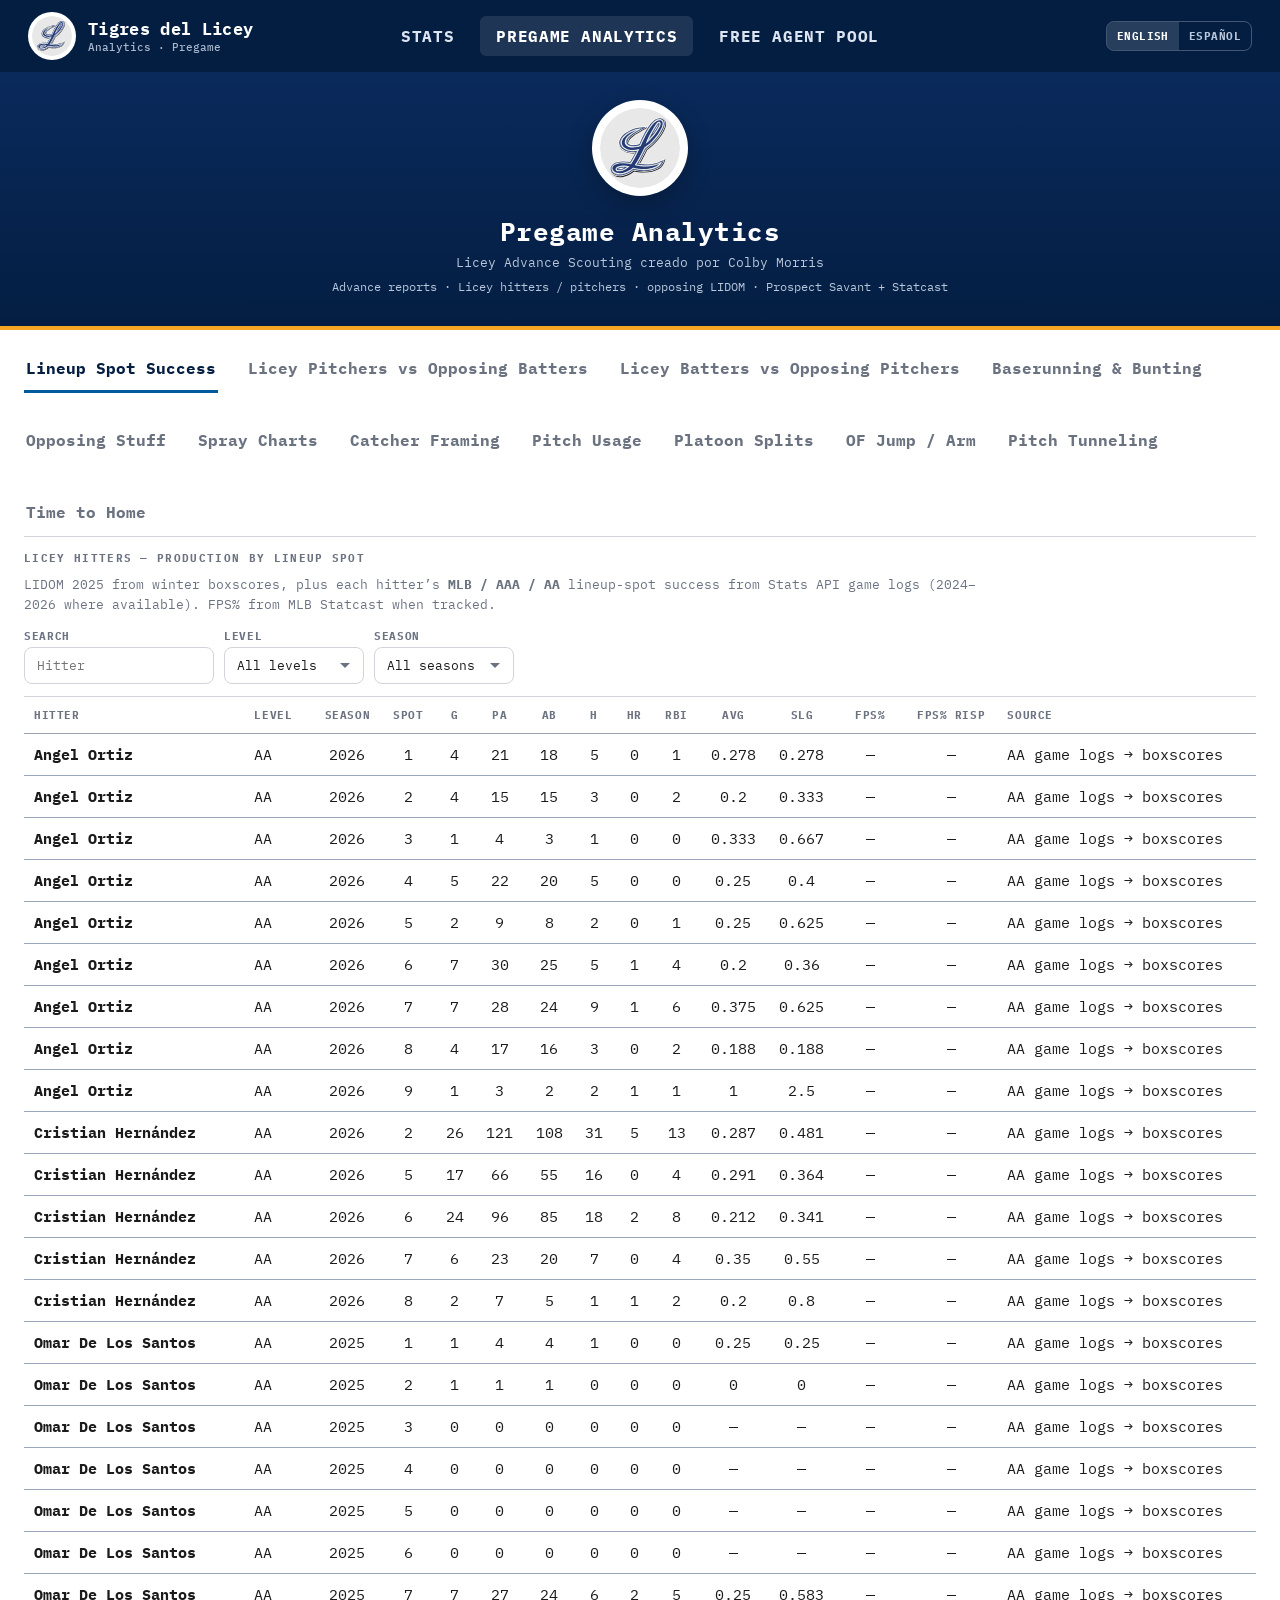
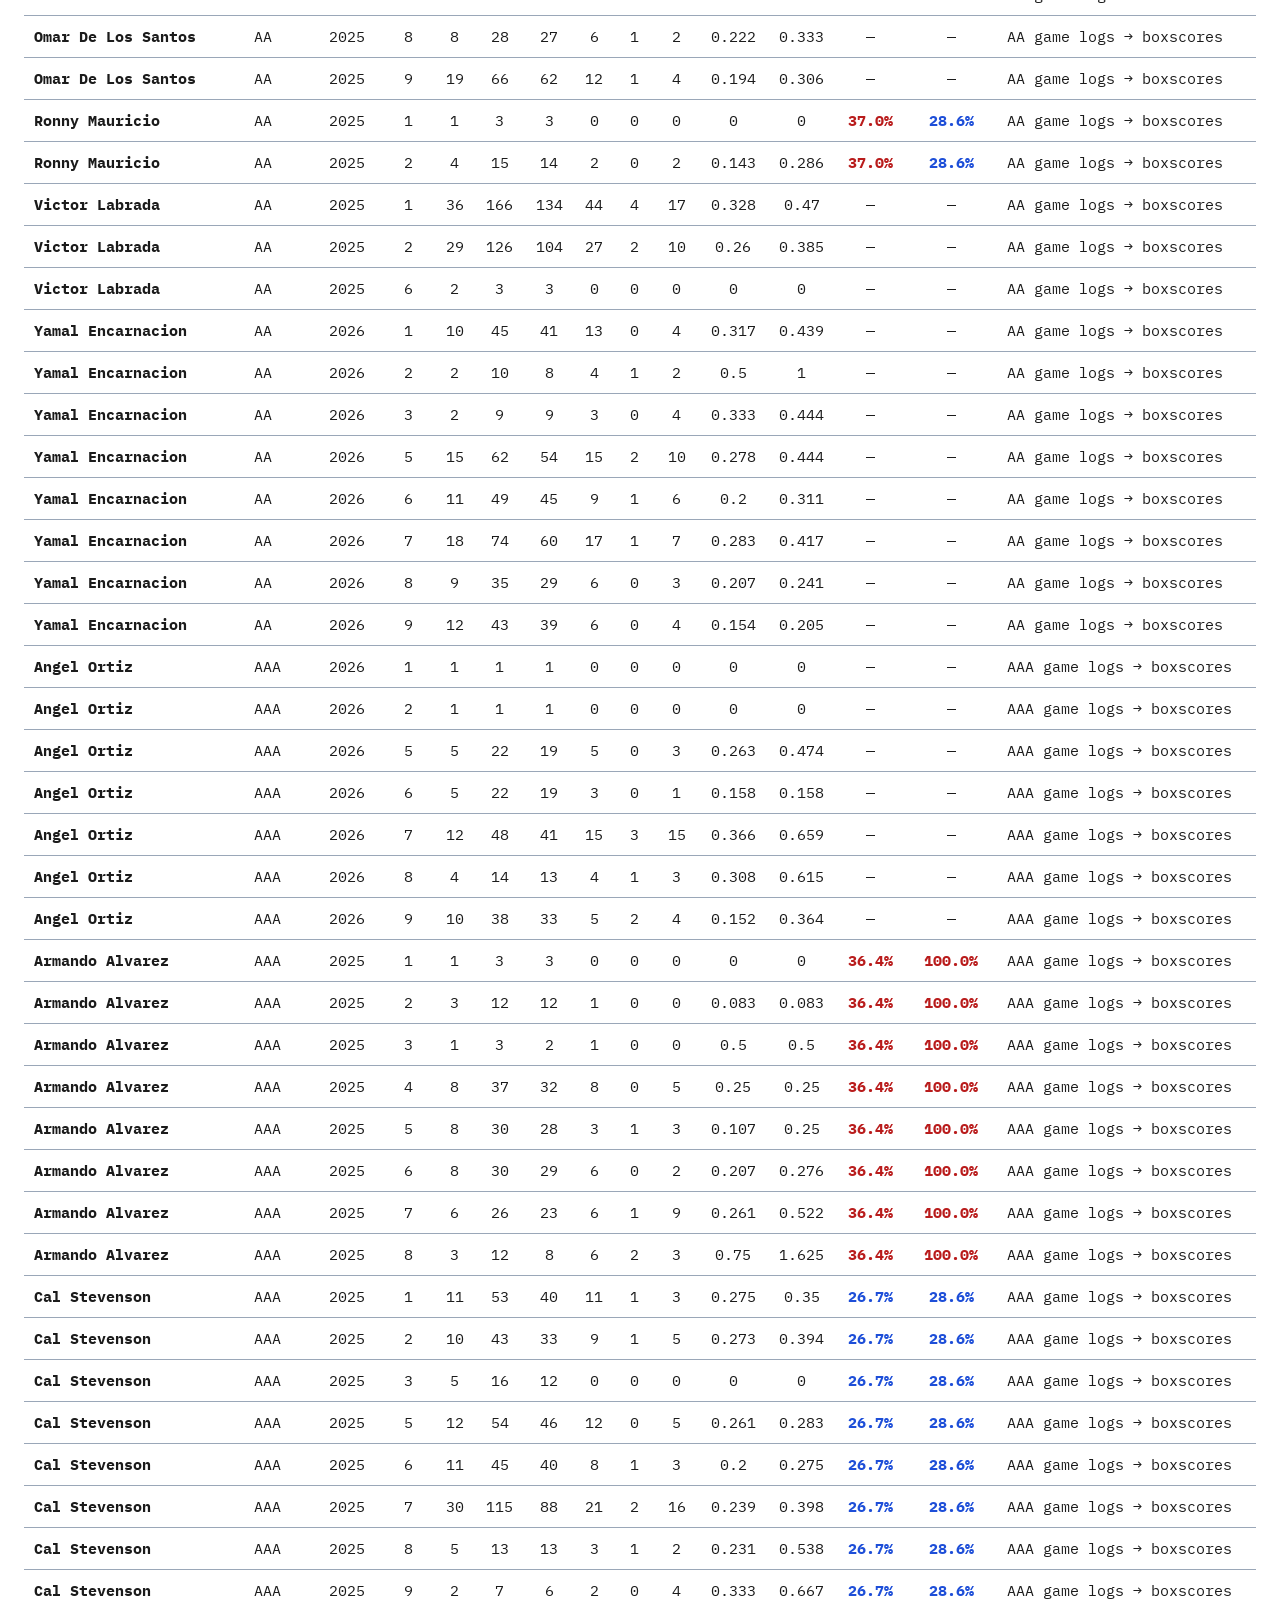
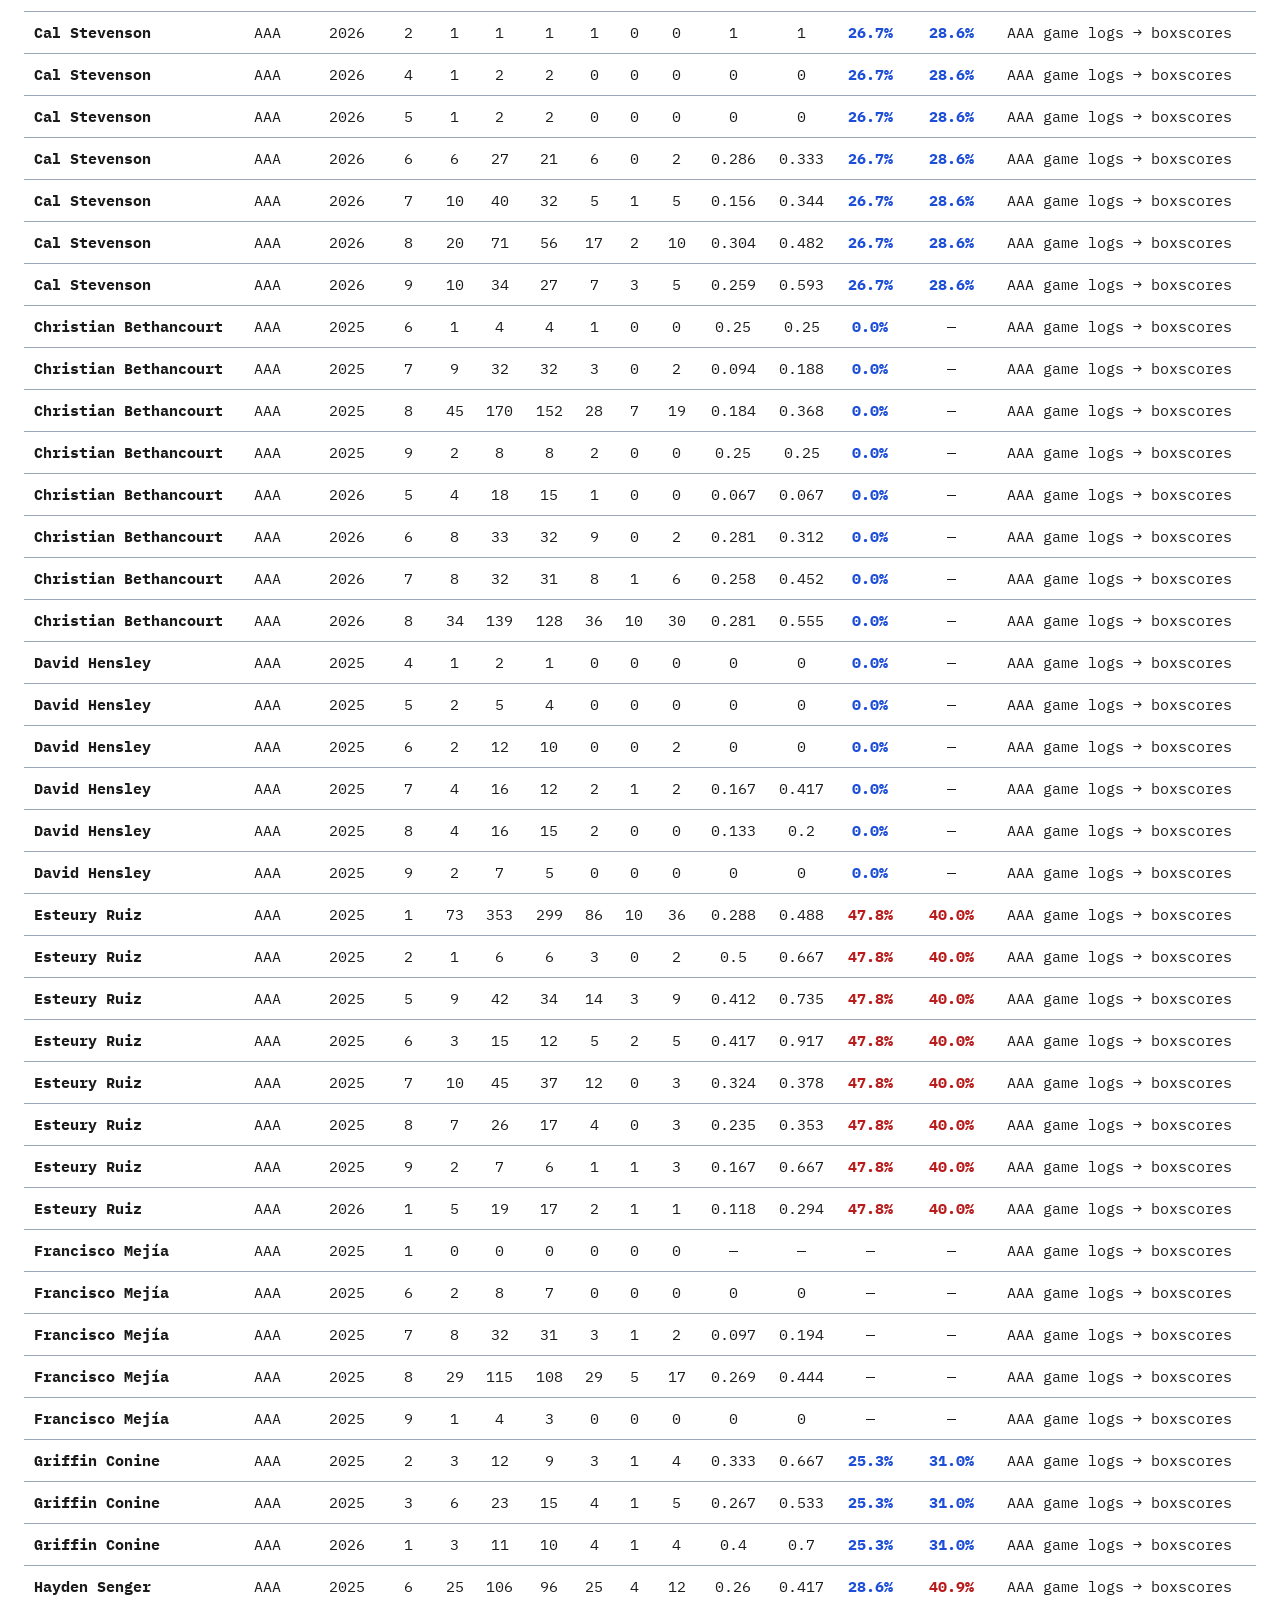
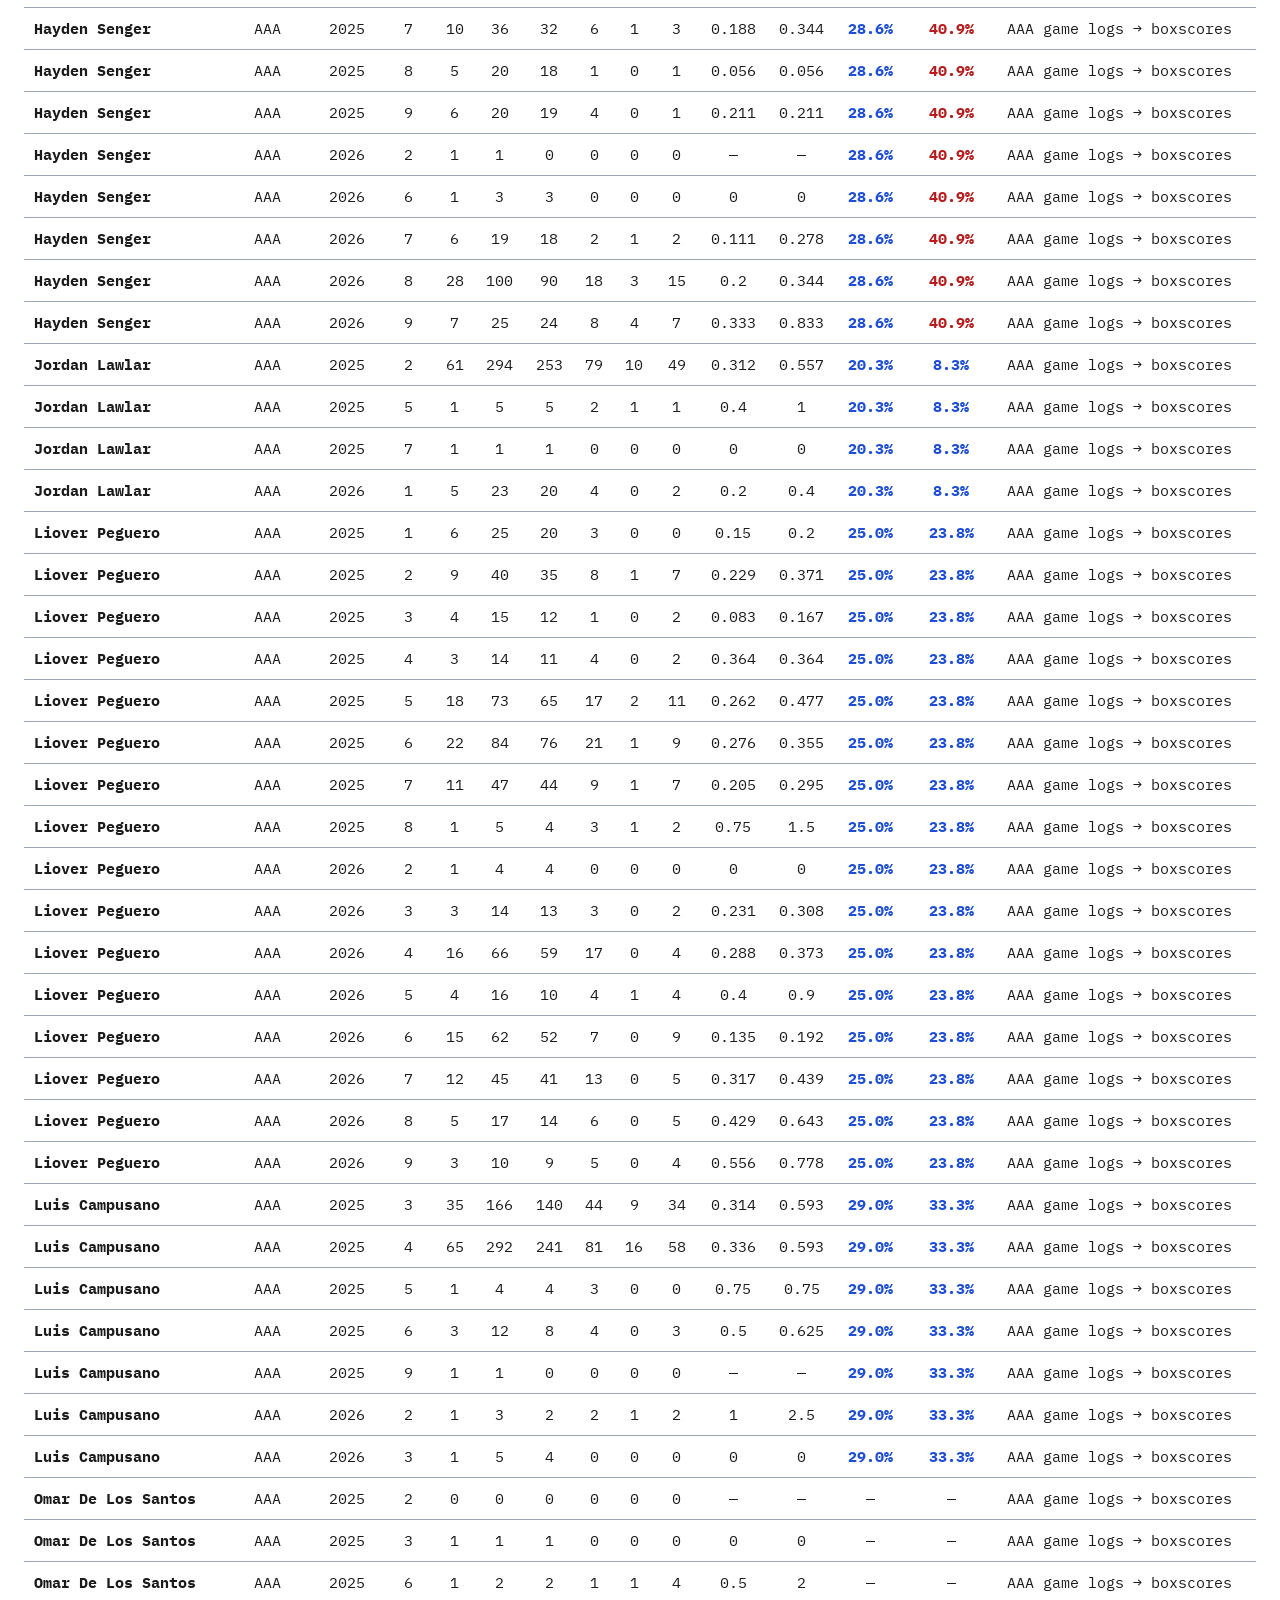
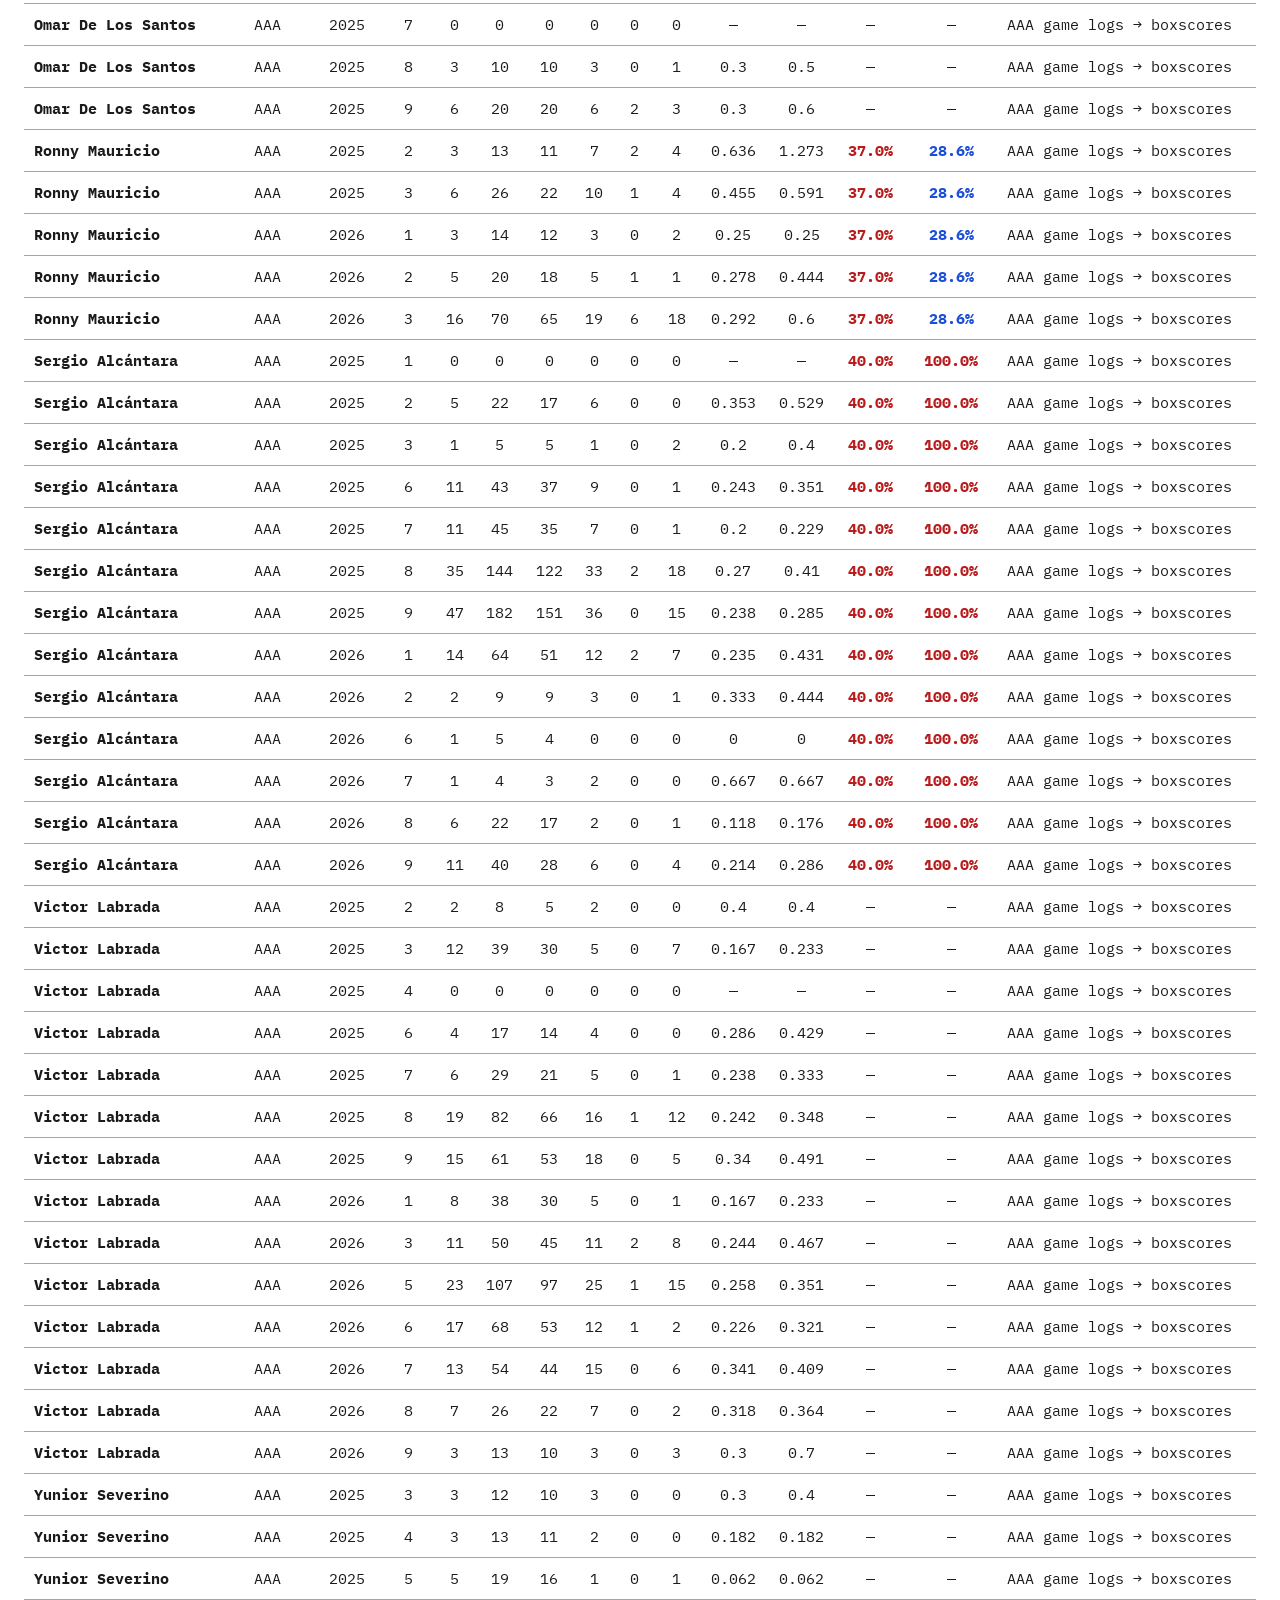
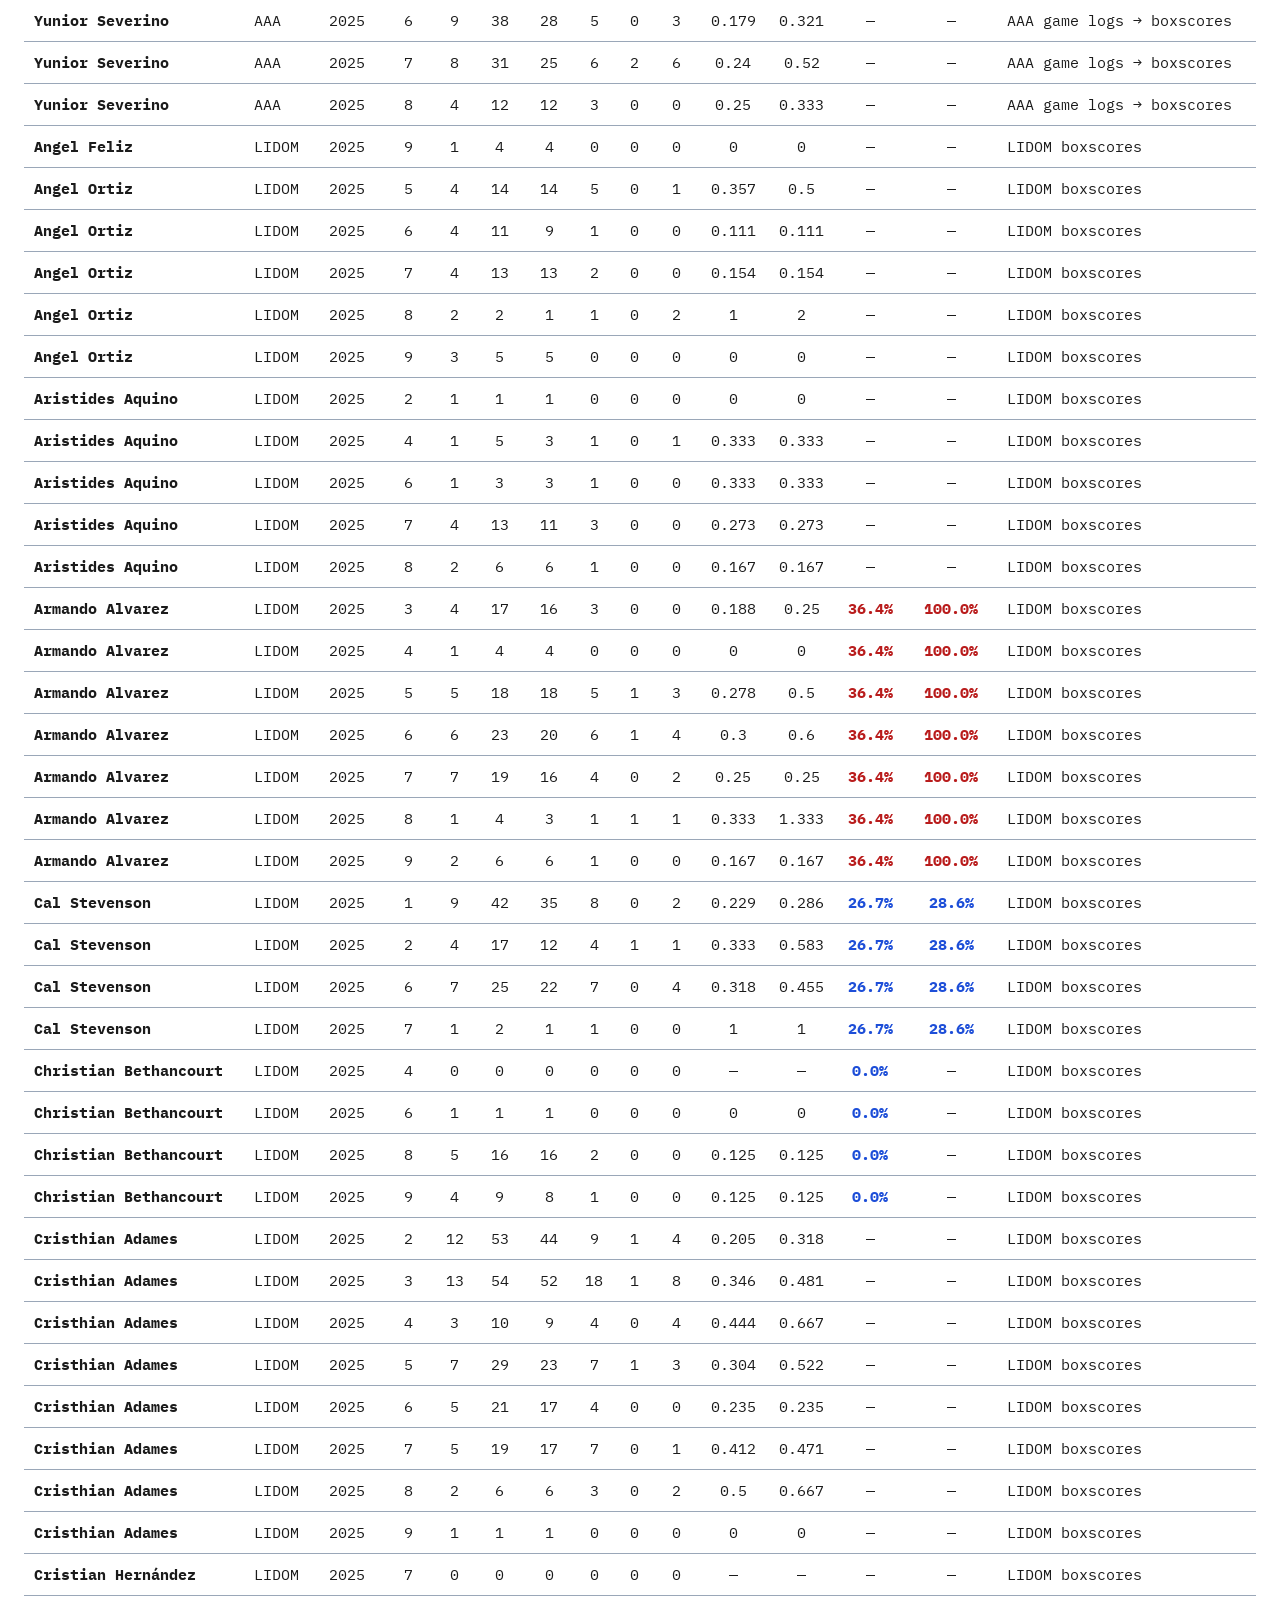
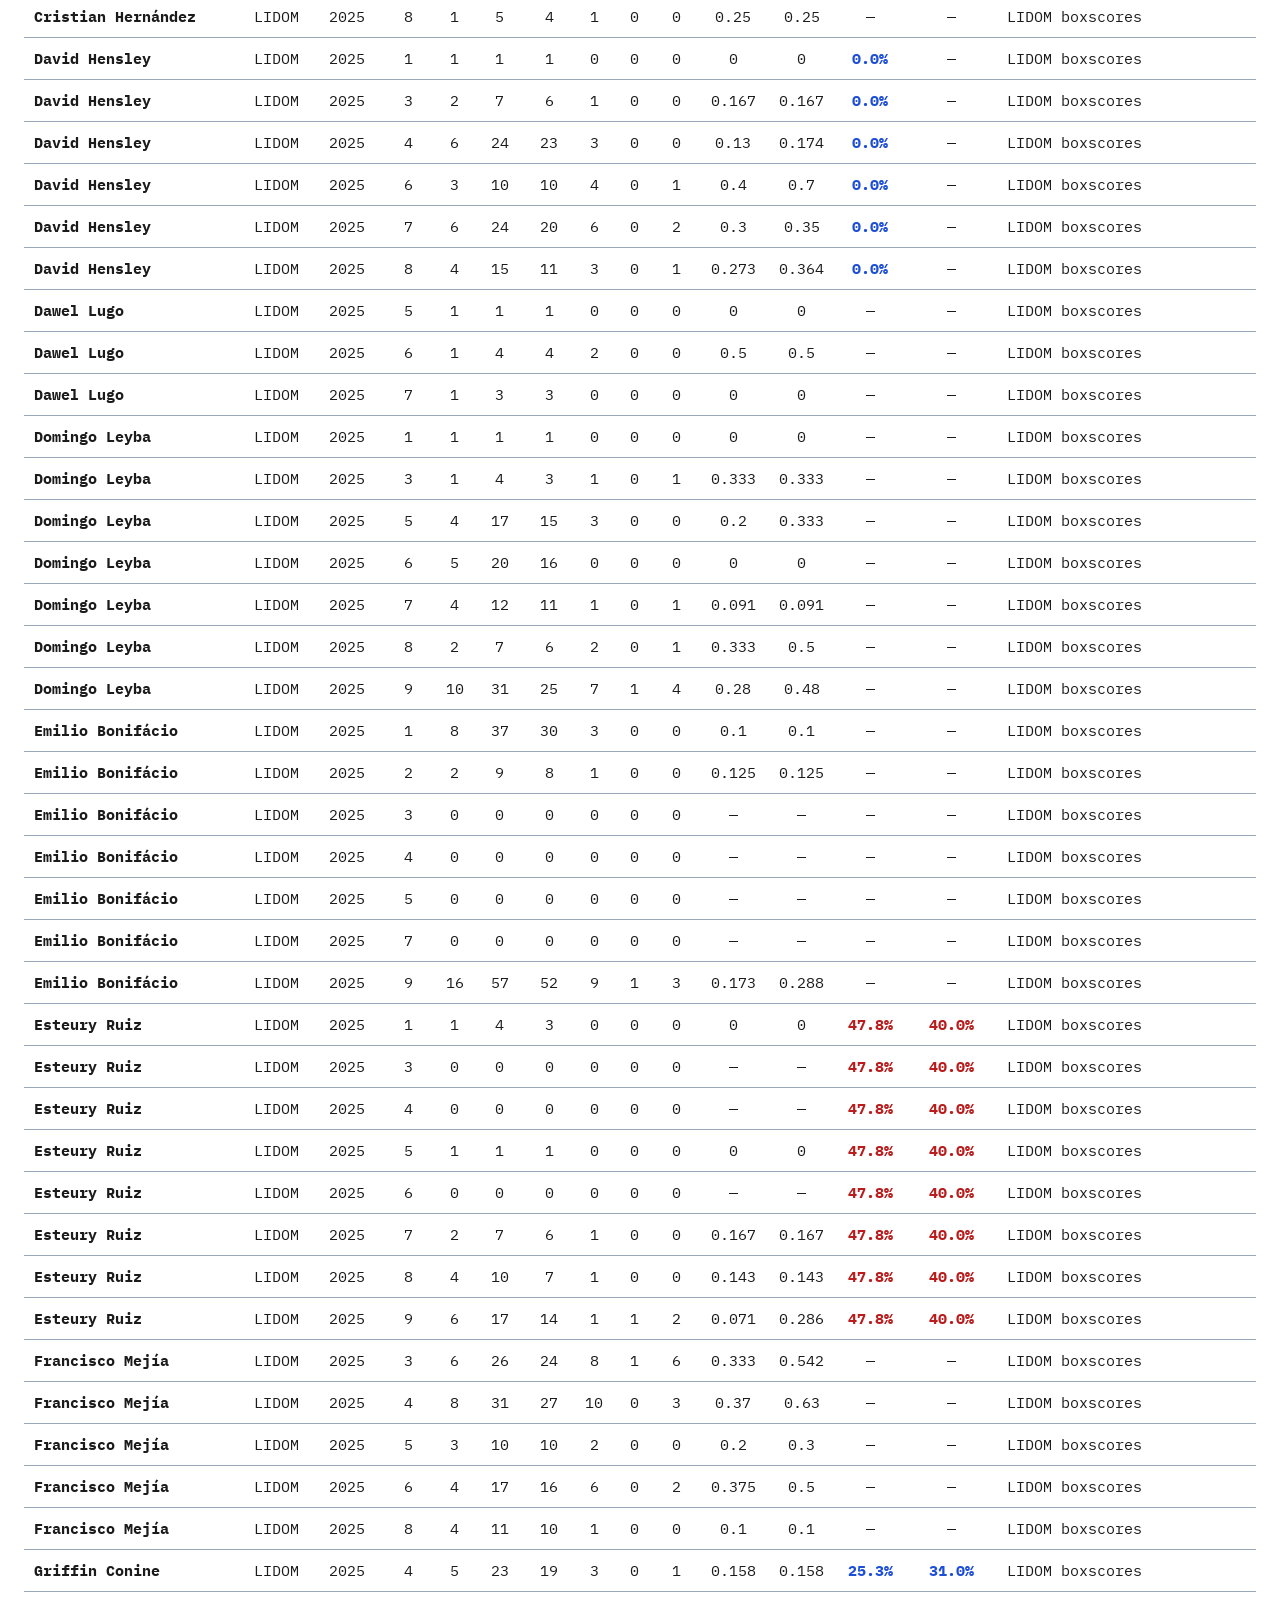
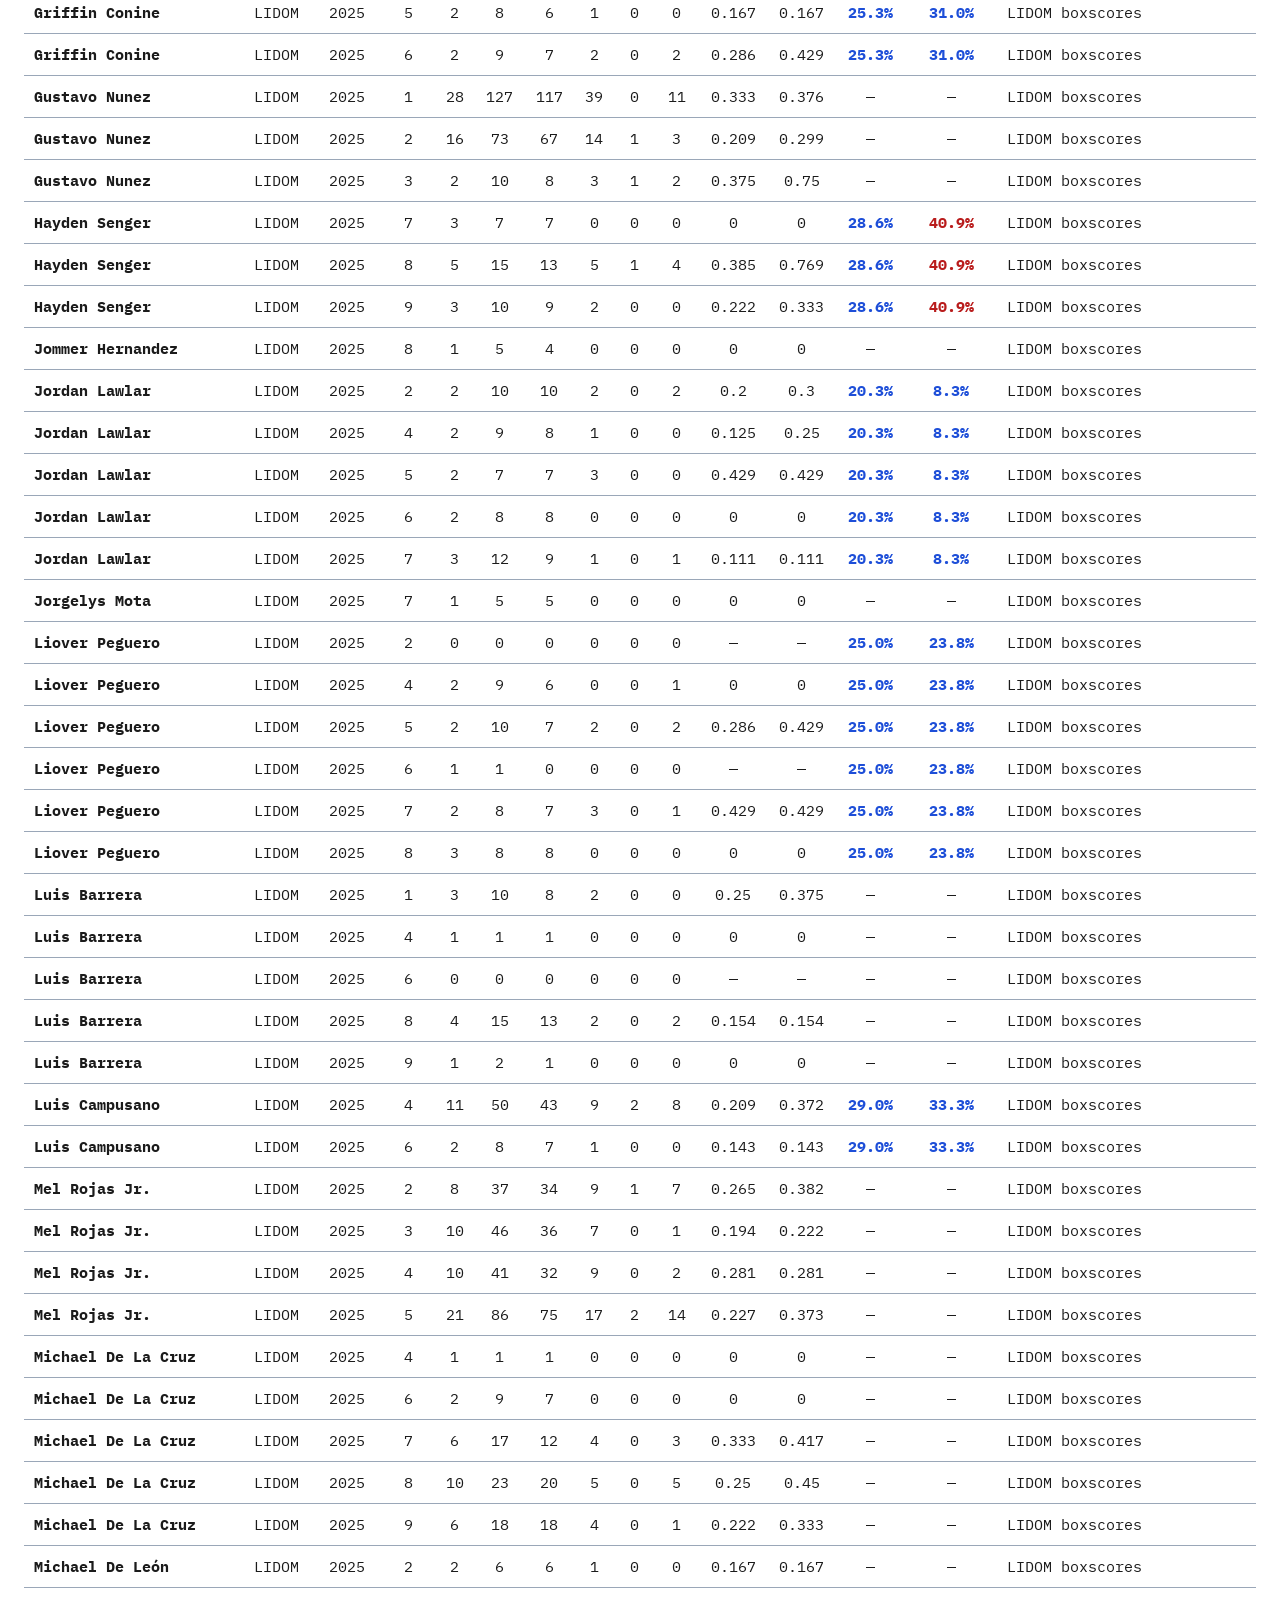
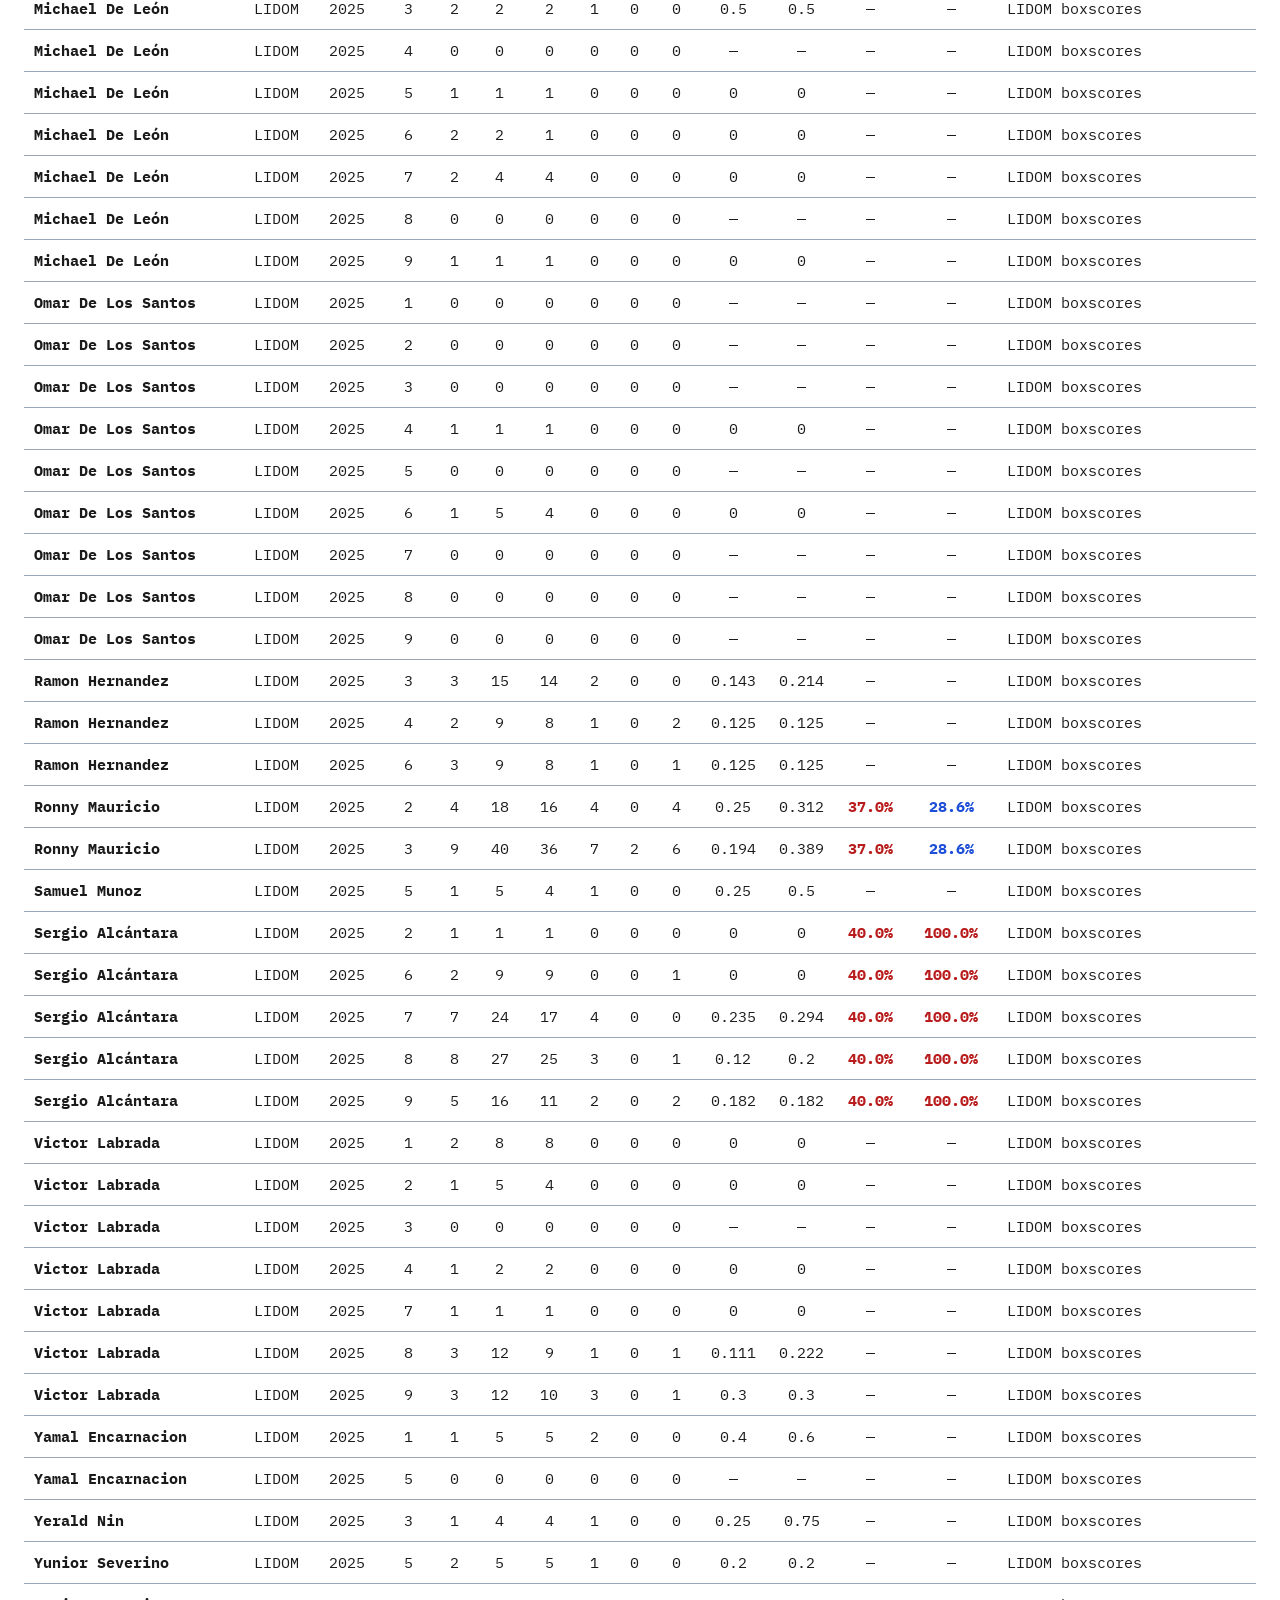
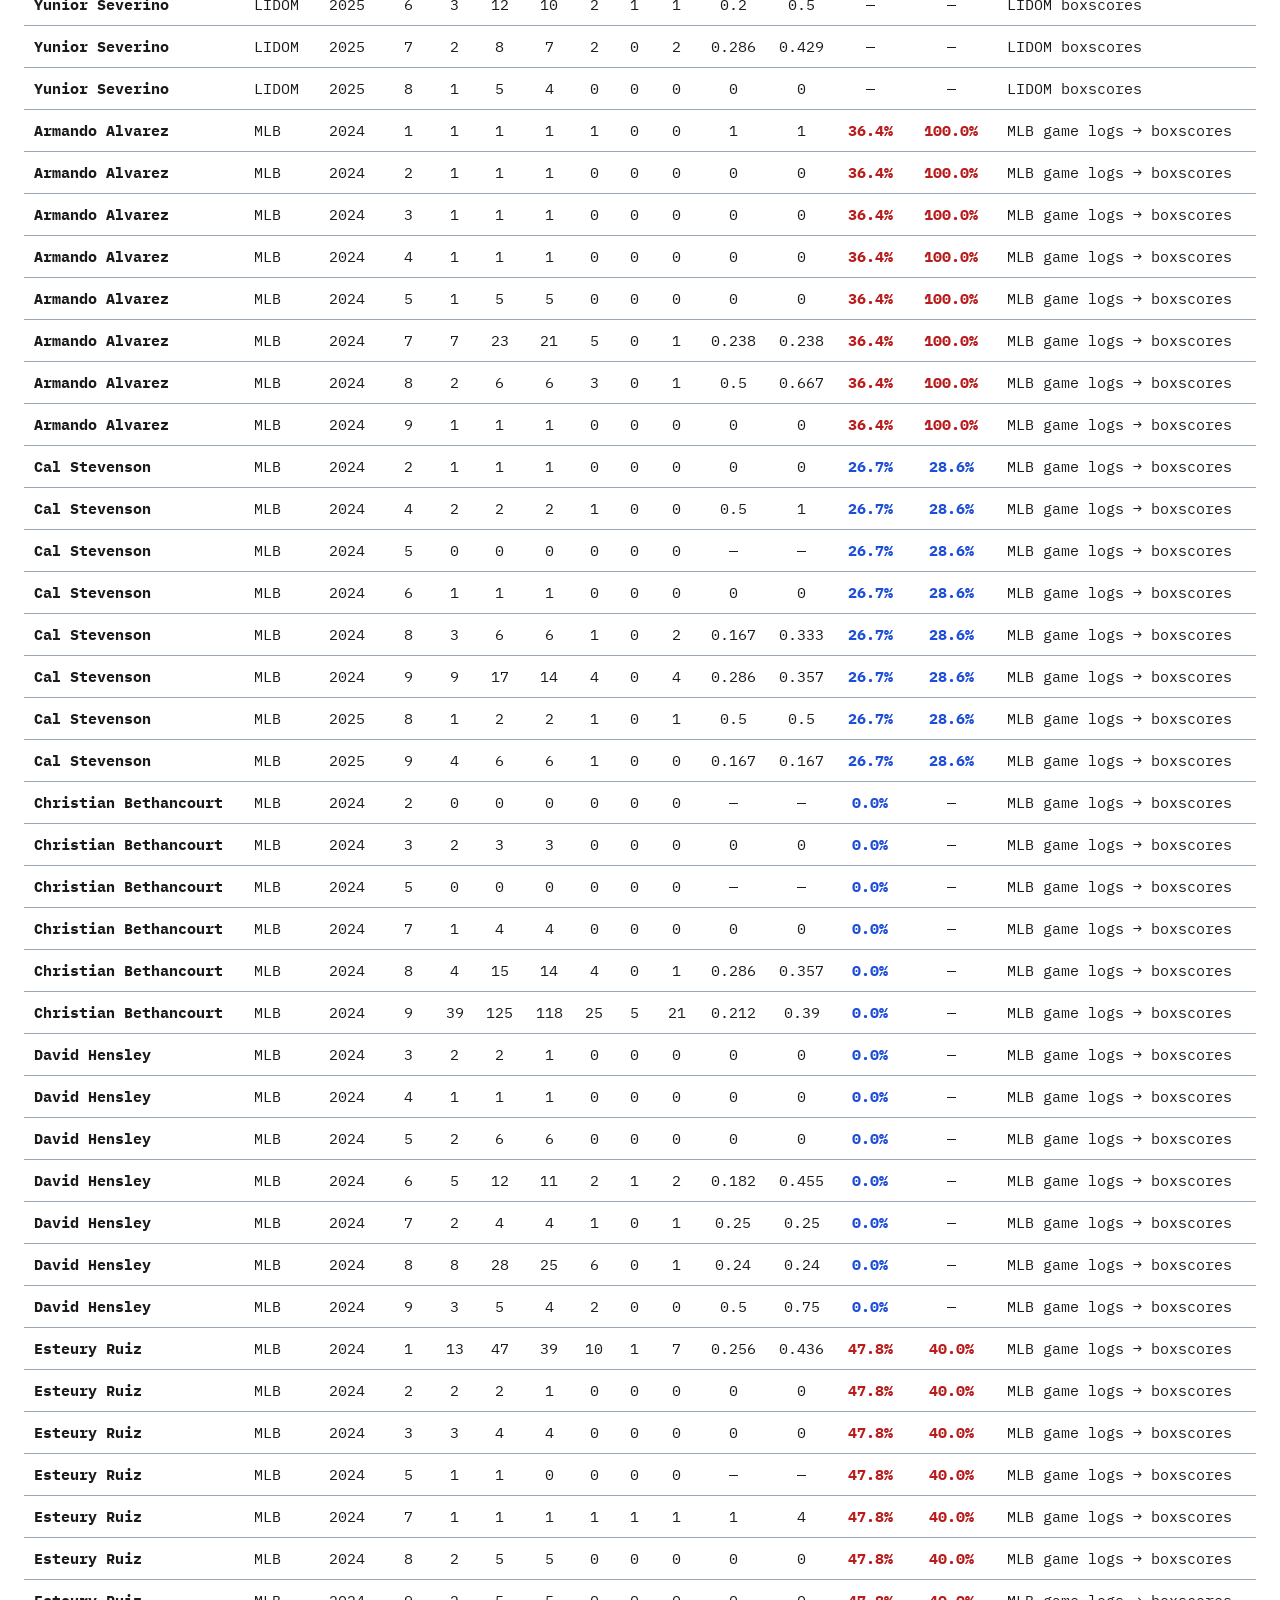
<file: pregame.html>
<!DOCTYPE html>
<html lang="en">
<head>
<meta charset="UTF-8">
<meta name="viewport" content="width=device-width, initial-scale=1.0">
<title>Pregame Analytics — Tigres del Licey</title>
<link rel="icon" href="assets/licey-logo.svg">
<link rel="preconnect" href="https://fonts.googleapis.com">
<link rel="preconnect" href="https://fonts.gstatic.com" crossorigin>
<link href="https://fonts.googleapis.com/css2?family=IBM+Plex+Mono:wght@400;500;600;700&display=swap" rel="stylesheet">
<link rel="stylesheet" href="shared.css?v=spray2">
</head>
<body>
<div class="topbar">
  <a class="brand" href="index.html">
    <img src="assets/licey-logo.svg" alt="Tigres del Licey">
    <div>
      <strong>Tigres del Licey</strong>
      <span data-i18n="brandSubPregame">Analytics · Pregame</span>
    </div>
  </a>
  <nav class="top-links">
    <a href="index.html" data-i18n="navStats">Stats</a>
    <a class="active" href="pregame.html" data-i18n="navPregame">Pregame Analytics</a>
    <a href="free_agent_pool.html" data-i18n="navFA">Free Agent Pool</a>
  </nav>
  <div class="lang-toggle" aria-label="Language">
    <button type="button" data-lang="en" data-i18n="langEn" onclick="setLang('en')">English</button>
    <button type="button" data-lang="es" data-i18n="langEs" onclick="setLang('es')">Español</button>
  </div>
</div>

<header class="hero">
  <img src="assets/licey-logo.svg" alt="Tigres del Licey logo">
  <h1 data-i18n="heroPregame">Pregame Analytics</h1>
  <p data-i18n="tagline">Licey Advance Scouting creado por Colby Morris</p>
  <p style="margin-top:8px;color:#b8c7dc;font-size:12px" data-i18n="heroPregameSub">Advance reports · Licey hitters / pitchers · opposing LIDOM · Prospect Savant + Statcast</p>
</header>

<main class="page">
  <div class="tab-bar">
    <button class="tab active" data-tab="lineup" onclick="switchTab('lineup')" data-i18n="lineupTab">Lineup Spot Success</button>
    <button class="tab" data-tab="matchup" onclick="switchTab('matchup')" data-i18n="matchupTab">Licey Pitchers vs Opposing Batters</button>
    <button class="tab" data-tab="hvp" onclick="switchTab('hvp')" data-i18n="hvpTab">Licey Batters vs Opposing Pitchers</button>
    <button class="tab" data-tab="br" onclick="switchTab('br')" data-i18n="brTab">Baserunning &amp; Bunting</button>
    <button class="tab" data-tab="stuff" onclick="switchTab('stuff')" data-i18n="stuffTab">Opposing Stuff</button>
    <button class="tab" data-tab="spray" onclick="switchTab('spray')" data-i18n="sprayTab">Spray Charts</button>
    <button class="tab" data-tab="framing" onclick="switchTab('framing')" data-i18n="framingTab">Catcher Framing</button>
    <button class="tab" data-tab="usage" onclick="switchTab('usage')" data-i18n="usageTab">Pitch Usage</button>
    <button class="tab" data-tab="platoon" onclick="switchTab('platoon')" data-i18n="platoonTab">Platoon Splits</button>
    <button class="tab" data-tab="ofdef" onclick="switchTab('ofdef')" data-i18n="ofdefTab">OF Jump / Arm</button>
    <button class="tab" data-tab="tunnel" onclick="switchTab('tunnel')" data-i18n="tunnelTab">Pitch Tunneling</button>
    <button class="tab" data-tab="tth" onclick="switchTab('tth')" data-i18n="tthTab">Time to Home</button>
  </div>

  <div id="loading" class="loading">Loading pregame caches…</div>

  <div id="panel-lineup" class="panel active">
    <div class="section-label" data-i18n="lineupLabel">Licey hitters — production by lineup spot</div>
    <div class="note" data-i18n-html="lineupNote">LIDOM 2025 from winter boxscores, plus each hitter’s <strong>MLB / AAA / AA</strong> lineup-spot success from Stats API game logs (2024–2026 where available). FPS% from MLB Statcast when tracked.</div>
    <div class="filters">
      <div class="filter-field"><label data-i18n="search">Search</label><input id="lineup-search" placeholder="Hitter" oninput="renderLineup()"></div>
      <div class="filter-field"><label data-i18n="level">Level</label>
        <select id="lineup-level" onchange="renderLineup()">
          <option value="all" selected>All levels</option>
          <option value="LIDOM">LIDOM</option>
          <option value="MLB">MLB</option>
          <option value="AAA">AAA</option>
          <option value="AA">AA</option>
        </select>
      </div>
      <div class="filter-field"><label data-i18n="season">Season</label>
        <select id="lineup-season" onchange="renderLineup()"><option value="all">All seasons</option></select>
      </div>
    </div>
    <div class="table-wrap">
      <table id="tbl-lineup"><thead><tr>
        <th onclick="sortTbl('tbl-lineup',0)">Hitter</th>
        <th onclick="sortTbl('tbl-lineup',1)">Level</th>
        <th class="num" onclick="sortTbl('tbl-lineup',2)">Season</th>
        <th class="num" onclick="sortTbl('tbl-lineup',3)">Spot</th>
        <th class="num" onclick="sortTbl('tbl-lineup',4)">G</th>
        <th class="num" onclick="sortTbl('tbl-lineup',5)">PA</th>
        <th class="num" onclick="sortTbl('tbl-lineup',6)">AB</th>
        <th class="num" onclick="sortTbl('tbl-lineup',7)">H</th>
        <th class="num" onclick="sortTbl('tbl-lineup',8)">HR</th>
        <th class="num" onclick="sortTbl('tbl-lineup',9)">RBI</th>
        <th class="num" onclick="sortTbl('tbl-lineup',10)">AVG</th>
        <th class="num" onclick="sortTbl('tbl-lineup',11)">SLG</th>
        <th class="num" onclick="sortTbl('tbl-lineup',12)">FPS%</th>
        <th class="num" onclick="sortTbl('tbl-lineup',13)">FPS% RISP</th>
        <th onclick="sortTbl('tbl-lineup',14)">Source</th>
      </tr></thead><tbody></tbody></table>
    </div>
  </div>

  <div id="panel-matchup" class="panel">
    <div class="section-label" data-i18n="matchupLabel">Licey pitchers vs opposing LIDOM hitters</div>
    <div class="note" data-i18n-html="matchupNote">Built from LIDOM 2025 live play-by-play. Filter by opposing hitter’s LIDOM team. FPS% / FPS% RISP from MLB Statcast on the hitter (red = above pool avg, blue = below).</div>
    <div class="filters">
      <div class="filter-field"><label data-i18n="search">Search</label><input id="match-search" placeholder="Pitcher or hitter" oninput="renderMatchup()"></div>
      <div class="filter-field"><label data-i18n="lidomTeam">LIDOM Team</label>
        <select id="match-team" onchange="renderMatchup()">
          <option value="all">All Teams</option>
          <option value="AGU">Águilas Cibaeñas</option>
          <option value="TOR">Toros del Este</option>
          <option value="EST">Estrellas Orientales</option>
          <option value="GIG">Gigantes del Cibao</option>
          <option value="ESC">Leones del Escogido</option>
        </select>
      </div>
      <div class="filter-field"><label data-i18n="minPA">Min PA</label>
        <select id="match-minpa" onchange="renderMatchup()">
          <option value="3">Min 3 PA</option>
          <option value="1">Min 1 PA</option>
          <option value="5">Min 5 PA</option>
        </select>
      </div>
    </div>
    <div class="table-wrap">
      <table id="tbl-match"><thead><tr>
        <th onclick="sortTbl('tbl-match',0)">Pitcher</th>
        <th onclick="sortTbl('tbl-match',1)">Hitter</th>
        <th onclick="sortTbl('tbl-match',2)">Team</th>
        <th class="num" onclick="sortTbl('tbl-match',3)">PA</th>
        <th class="num" onclick="sortTbl('tbl-match',4)">AB</th>
        <th class="num" onclick="sortTbl('tbl-match',5)">H</th>
        <th class="num" onclick="sortTbl('tbl-match',6)">HR</th>
        <th class="num" onclick="sortTbl('tbl-match',7)">BB</th>
        <th class="num" onclick="sortTbl('tbl-match',8)">SO</th>
        <th class="num" onclick="sortTbl('tbl-match',9)">AVG</th>
        <th class="num" onclick="sortTbl('tbl-match',10)">SLG</th>
        <th class="num" onclick="sortTbl('tbl-match',11)">FPS%</th>
        <th class="num" onclick="sortTbl('tbl-match',12)">FPS% RISP</th>
      </tr></thead><tbody></tbody></table>
    </div>
  </div>

  <div id="panel-hvp" class="panel">
    <div class="section-label" data-i18n="hvpLabel">Licey hitters vs opposing LIDOM pitchers</div>
    <div class="note" data-i18n-html="hvpNote">Built from LIDOM 2025 live play-by-play. Filter by opposing pitcher’s LIDOM team. FPS% / FPS% RISP from MLB Statcast on the Licey hitter (red = above pool avg, blue = below).</div>
    <div class="filters">
      <div class="filter-field"><label data-i18n="search">Search</label><input id="hvp-search" placeholder="Hitter or pitcher" oninput="renderHvp()"></div>
      <div class="filter-field"><label data-i18n="lidomTeam">LIDOM Team</label>
        <select id="hvp-team" onchange="renderHvp()">
          <option value="all">All Teams</option>
          <option value="AGU">Águilas Cibaeñas</option>
          <option value="TOR">Toros del Este</option>
          <option value="EST">Estrellas Orientales</option>
          <option value="GIG">Gigantes del Cibao</option>
          <option value="ESC">Leones del Escogido</option>
        </select>
      </div>
      <div class="filter-field"><label data-i18n="minPA">Min PA</label>
        <select id="hvp-minpa" onchange="renderHvp()">
          <option value="3">Min 3 PA</option>
          <option value="1">Min 1 PA</option>
          <option value="5">Min 5 PA</option>
        </select>
      </div>
    </div>
    <div class="table-wrap">
      <table id="tbl-hvp"><thead><tr>
        <th onclick="sortTbl('tbl-hvp',0)">Hitter</th>
        <th onclick="sortTbl('tbl-hvp',1)">Pitcher</th>
        <th onclick="sortTbl('tbl-hvp',2)">Team</th>
        <th class="num" onclick="sortTbl('tbl-hvp',3)">PA</th>
        <th class="num" onclick="sortTbl('tbl-hvp',4)">AB</th>
        <th class="num" onclick="sortTbl('tbl-hvp',5)">H</th>
        <th class="num" onclick="sortTbl('tbl-hvp',6)">HR</th>
        <th class="num" onclick="sortTbl('tbl-hvp',7)">BB</th>
        <th class="num" onclick="sortTbl('tbl-hvp',8)">SO</th>
        <th class="num" onclick="sortTbl('tbl-hvp',9)">AVG</th>
        <th class="num" onclick="sortTbl('tbl-hvp',10)">SLG</th>
        <th class="num" onclick="sortTbl('tbl-hvp',11)">FPS%</th>
        <th class="num" onclick="sortTbl('tbl-hvp',12)">FPS% RISP</th>
      </tr></thead><tbody></tbody></table>
    </div>
  </div>

  <div id="panel-br" class="panel">
    <div class="section-label" data-i18n="brLabel">LIDOM hitters — baserunning &amp; bunting</div>
    <div class="note" data-i18n="brNote">Season SB/CS/sac bunts from MLB winter stats. Low-PA hitters may show Prospect Savant AAA fallback rates when available.</div>
    <div class="filters">
      <div class="filter-field"><label data-i18n="search">Search</label><input id="br-search" placeholder="Hitter / team" oninput="renderBR()"></div>
      <div class="filter-field"><label data-i18n="lidomTeam">LIDOM Team</label>
        <select id="br-team" onchange="renderBR()">
          <option value="all">All Teams</option>
          <option value="LIC">Tigres del Licey</option>
          <option value="AGU">Águilas Cibaeñas</option>
          <option value="TOR">Toros del Este</option>
          <option value="EST">Estrellas Orientales</option>
          <option value="GIG">Gigantes del Cibao</option>
          <option value="ESC">Leones del Escogido</option>
        </select>
      </div>
    </div>
    <div class="table-wrap">
      <table id="tbl-br"><thead><tr>
        <th onclick="sortTbl('tbl-br',0)">Hitter</th>
        <th onclick="sortTbl('tbl-br',1)">Team</th>
        <th class="num" onclick="sortTbl('tbl-br',2)">PA</th>
        <th class="num" onclick="sortTbl('tbl-br',3)">SB</th>
        <th class="num" onclick="sortTbl('tbl-br',4)">CS</th>
        <th class="num" onclick="sortTbl('tbl-br',5)">SB%</th>
        <th class="num" onclick="sortTbl('tbl-br',6)">Sac</th>
        <th class="num" onclick="sortTbl('tbl-br',7)">Sac/PA</th>
        <th onclick="sortTbl('tbl-br',8)">AAA fallback</th>
      </tr></thead><tbody></tbody></table>
    </div>
  </div>

  <div id="panel-stuff" class="panel">
    <div class="section-label" data-i18n="stuffLabel">Advance scouting — opposing pitcher Stuff+</div>
    <div class="note" data-i18n="stuffNote">AAA / MiLB tracking via Prospect Savant. MLB arms use PS when tracked; otherwise marked for Statcast stuff index.</div>
    <div class="legend-row" data-i18n-html="colorKeyGreenBlue">
      <span class="swatch"><span class="txt-good">● High</span> above avg / Stuff+ ≥ 105</span>
      <span class="swatch"><span class="txt-low">● Low</span> below avg / Stuff+ ≤ 90</span>
    </div>
    <div class="filters">
      <div class="filter-field"><label data-i18n="search">Search</label><input id="stuff-search" placeholder="Pitcher / team" oninput="renderStuff()"></div>
      <div class="filter-field"><label data-i18n="lidomTeam">LIDOM Team</label>
        <select id="stuff-team" onchange="renderStuff()">
          <option value="all">All Teams</option>
        </select>
      </div>
    </div>
    <div class="table-wrap">
      <table id="tbl-stuff"><thead><tr>
        <th onclick="sortTbl('tbl-stuff',0)">Pitcher</th>
        <th onclick="sortTbl('tbl-stuff',1)">Team</th>
        <th class="num" onclick="sortTbl('tbl-stuff',2)">Stuff+</th>
        <th class="num" onclick="sortTbl('tbl-stuff',3)">Pitches</th>
        <th onclick="sortTbl('tbl-stuff',4)">Level</th>
        <th onclick="sortTbl('tbl-stuff',5)">Source</th>
        <th>Arsenal</th>
      </tr></thead><tbody></tbody></table>
    </div>
  </div>

  <div id="panel-spray" class="panel">
    <div class="section-label" data-i18n="sprayLabel">Spray charts — nobody on · RISP · 2 strikes</div>
    <div class="warn-box" id="spray-note">Loading spray availability note…</div>
    <div class="filters">
      <div class="filter-field"><label data-i18n="lidomTeam">LIDOM Team</label>
        <select id="spray-team" onchange="onSprayTeamChange()">
          <option value="all">All Teams</option>
          <option value="AGU">Águilas Cibaeñas</option>
          <option value="TOR">Toros del Este</option>
          <option value="EST">Estrellas Orientales</option>
          <option value="GIG">Gigantes del Cibao</option>
          <option value="ESC">Leones del Escogido</option>
          <option value="LIC">Tigres del Licey</option>
        </select>
      </div>
      <div class="filter-field"><label data-i18n="player">Player</label><select id="spray-player" onchange="renderSpray()"></select></div>
      <div class="filter-field"><label data-i18n="split">Split</label>
        <select id="spray-split" onchange="renderSpray()">
          <option value="nobody_on">Nobody on</option>
          <option value="risp">RISP</option>
          <option value="two_strikes">2 strikes</option>
        </select>
      </div>
    </div>
    <div id="spray-mlb" class="spray-grid"></div>
    <div class="section-label" style="margin-top:20px" data-i18n="aaaProxyLabel">AAA directional proxy</div>
    <div class="legend-row" data-i18n-html="colorKeyGreenBlue">
      <span class="swatch"><span class="txt-good">● High</span> above pool avg</span>
      <span class="swatch"><span class="txt-low">● Low</span> below pool avg</span>
    </div>
    <div class="table-wrap">
      <table id="tbl-aaa-proxy"><thead><tr>
        <th>Hitter</th><th>Team</th><th>Level</th>
        <th class="num">Pull</th><th class="num">Pull Air</th><th class="num">Oppo Air</th><th>Note</th>
      </tr></thead><tbody></tbody></table>
    </div>
  </div>

  <div id="panel-framing" class="panel">
    <div class="coming-soon">
      <h3 data-i18n="framingTitle">Catcher framing / pop time</h3>
      <p data-i18n="framingBody">Opposing catchers: framing runs, exchange, CS% vs Licey runners. Useful for SB green lights.</p>
      <div class="tagline-note" data-i18n="cachePending">Cache not built yet — tab is live so we can drop data in without another layout pass.</div>
    </div>
  </div>
  <div id="panel-usage" class="panel">
    <div class="section-label" data-i18n="usageLabel">Opposing pitchers — pitch usage</div>
    <div class="note" data-i18n="usageNote">KNCT-style arsenal movement. Pitcher perspective: RHP arm-side HB +, glove − (inverse for LHP). Hitter perspective = invert HB.</div>
    <div class="pov-bar" data-pov-bar>
      <strong data-i18n="povLabel">Perspective</strong>
      <div class="pov-toggle" role="group" aria-label="Movement perspective">
        <button type="button" data-pov="pitcher" onclick="setMovementPov('pitcher')">Pitcher perspective</button>
        <button type="button" data-pov="hitter" onclick="setMovementPov('hitter')">Hitter perspective (invert HB)</button>
      </div>
      <div class="pov-hint" id="usage-pov-hint"></div>
    </div>
    <div class="filters">
      <div class="filter-field"><label data-i18n="search">Search</label><input id="usage-search" placeholder="Pitcher / team" oninput="fillArsenalSelects('usage')"></div>
      <div class="filter-field"><label data-i18n="lidomTeam">LIDOM Team</label>
        <select id="usage-team" onchange="fillArsenalSelects('usage')">
          <option value="all">All Teams</option>
        </select>
      </div>
      <div class="filter-field"><label data-i18n="player">Pitcher</label><select id="usage-player" onchange="renderUsage()"></select></div>
    </div>
    <div id="usage-view"></div>
  </div>
  <div id="panel-platoon" class="panel">
    <div class="section-label" data-i18n="platoonLabel">Opposing pitchers — platoon shape</div>
    <div class="note" data-i18n="platoonNote">Arsenal IVB/HB vs RHB and vs LHB from MLB Statcast when tracked. Perspective toggles Pitcher vs Hitter (HB inverted).</div>
    <div class="pov-bar" data-pov-bar>
      <strong data-i18n="povLabel">Perspective</strong>
      <div class="pov-toggle" role="group" aria-label="Movement perspective">
        <button type="button" data-pov="pitcher" onclick="setMovementPov('pitcher')">Pitcher perspective</button>
        <button type="button" data-pov="hitter" onclick="setMovementPov('hitter')">Hitter perspective (invert HB)</button>
      </div>
      <div class="pov-hint" id="platoon-pov-hint"></div>
    </div>
    <div class="filters">
      <div class="filter-field"><label data-i18n="search">Search</label><input id="platoon-search" placeholder="Pitcher / team" oninput="fillArsenalSelects('platoon')"></div>
      <div class="filter-field"><label data-i18n="lidomTeam">LIDOM Team</label>
        <select id="platoon-team" onchange="fillArsenalSelects('platoon')">
          <option value="all">All Teams</option>
        </select>
      </div>
      <div class="filter-field"><label data-i18n="player">Pitcher</label><select id="platoon-player" onchange="renderPlatoon()"></select></div>
    </div>
    <div id="platoon-view"></div>
  </div>
  <div id="panel-ofdef" class="panel">
    <div class="needs-video">
      <h3 data-i18n="ofdefTitle">Outfield jump / arm grades</h3>
      <p data-i18n="ofdefBody">Advance OF defense: jump, route, arm strength for extra-base decisions.</p>
      <div class="tagline-note" data-i18n="needsVideo">Needs to be built with video from BATS / Synergy.</div>
    </div>
  </div>
  <div id="panel-tunnel" class="panel">
    <div class="section-label" data-i18n="tunnelLabel">Opposing pitchers — pitch tunneling / shape</div>
    <div class="note" data-i18n="tunnelNote">Tunnel rays on the arsenal plot. Pitcher perspective: RHP arm-side HB +, glove − (inverse for LHP). Hitter = invert HB.</div>
    <div class="pov-bar" data-pov-bar>
      <strong data-i18n="povLabel">Perspective</strong>
      <div class="pov-toggle" role="group" aria-label="Movement perspective">
        <button type="button" data-pov="pitcher" onclick="setMovementPov('pitcher')">Pitcher perspective</button>
        <button type="button" data-pov="hitter" onclick="setMovementPov('hitter')">Hitter perspective (invert HB)</button>
      </div>
      <div class="pov-hint" id="tunnel-pov-hint"></div>
    </div>
    <div class="filters">
      <div class="filter-field"><label data-i18n="search">Search</label><input id="tunnel-search" placeholder="Pitcher / team" oninput="fillArsenalSelects('tunnel')"></div>
      <div class="filter-field"><label data-i18n="lidomTeam">LIDOM Team</label>
        <select id="tunnel-team" onchange="fillArsenalSelects('tunnel')">
          <option value="all">All Teams</option>
        </select>
      </div>
      <div class="filter-field"><label data-i18n="player">Pitcher</label><select id="tunnel-player" onchange="renderTunnel()"></select></div>
    </div>
    <div id="tunnel-view"></div>
  </div>
  <div id="panel-tth" class="panel">
    <div class="needs-video">
      <h3 data-i18n="tthTitle">Time to home / WP/PB</h3>
      <p data-i18n="tthBody">Stolen base windows vs catcher + pitcher — time-to-home, wild pitch / passed ball rates.</p>
      <div class="tagline-note" data-i18n="needsVideo">Needs to be built with video from BATS / Synergy.</div>
    </div>
  </div>
</main>
<script src="i18n.js?v=spray2"></script>
<script>
let CACHE = {}, FPS = {}, sortState = {}, FPS_AVG = { fps: 0.28, fpsRisp: 0.28 };
const pct = v => v == null ? '—' : (v*100).toFixed(1)+'%';
const ASSET_V = 'spray2';

function fpsFor(pid) {
  const row = FPS[String(pid)];
  if (!row?.seasons) return { fps: null, fpsRisp: null };
  for (const y of ['2025','2026']) {
    if (row.seasons[y]?.fps_pct != null) {
      return { fps: row.seasons[y].fps_pct, fpsRisp: row.seasons[y].fps_risp_pct };
    }
  }
  return { fps: null, fpsRisp: null };
}
function computeFpsAvgs() {
  const fpsVals = [], rispVals = [];
  Object.values(FPS || {}).forEach(row => {
    const seasons = row.seasons || {};
    for (const y of ['2025','2026']) {
      if (seasons[y]?.fps_pct != null) fpsVals.push(seasons[y].fps_pct);
      if (seasons[y]?.fps_risp_pct != null) rispVals.push(seasons[y].fps_risp_pct);
    }
  });
  if (fpsVals.length) FPS_AVG.fps = fpsVals.reduce((a,b)=>a+b,0) / fpsVals.length;
  if (rispVals.length) FPS_AVG.fpsRisp = rispVals.reduce((a,b)=>a+b,0) / rispVals.length;
}
/** High = red, low = blue (vs pool/normal avg) */
function fpsClass(val, avg) {
  if (val == null || avg == null) return '';
  if (val > avg) return 'high';
  if (val < avg) return 'low';
  return '';
}
/** Above avg = green, below = blue */
function relClass(val, avg) {
  if (val == null || avg == null) return '';
  if (val > avg) return 'good';
  if (val < avg) return 'low';
  return '';
}
function stuffClass(v) {
  if (v == null) return '';
  if (v >= 105) return 'good';
  if (v <= 90) return 'low';
  return '';
}
function switchTab(name){
  document.querySelectorAll('.tab').forEach(t=>t.classList.toggle('active', t.dataset.tab===name));
  document.querySelectorAll('.panel').forEach(p=>p.classList.toggle('active', p.id===`panel-${name}`));
  if(name==='spray') renderSpray();
  if(name==='usage') renderUsage();
  if(name==='platoon') renderPlatoon();
  if(name==='tunnel') renderTunnel();
}

const PITCH_COLORS = {
  FF:'#e11d48', FA:'#e11d48', SI:'#f97316', FT:'#ea580c', FC:'#a855f7',
  SL:'#2563eb', ST:'#1d4ed8', CU:'#0ea5e9', KC:'#0284c7', CH:'#16a34a',
  FS:'#15803d', FO:'#65a30d', SC:'#ca8a04', KN:'#78716c', EP:'#a8a29e',
  SV:'#7c3aed', CS:'#0891b2'
};

function arsenalPitchers() {
  return (CACHE.arsenals && CACHE.arsenals.pitchers) || [];
}
function filterArsenalList(q, team) {
  const qq = (q||'').toLowerCase();
  return arsenalPitchers().filter(r=>{
    if(team && team!=='all' && r.team!==team) return false;
    if(qq && !`${r.name} ${r.team}`.toLowerCase().includes(qq)) return false;
    return (r.arsenal||[]).length > 0;
  });
}
function fillArsenalTeamSelects() {
  const teams=[...new Set(arsenalPitchers().map(r=>r.team).filter(Boolean))].sort();
  ['usage-team','platoon-team','tunnel-team'].forEach(id=>{
    const sel=document.getElementById(id);
    if(!sel) return;
    const cur=sel.value||'all';
    sel.innerHTML = '<option value="all">All Teams</option>' + teams.map(t=>`<option value="${t}">${t}</option>`).join('');
    sel.value = teams.includes(cur) || cur==='all' ? cur : 'all';
  });
}
function fillArsenalSelects(kind) {
  const configs={
    usage:['usage-search','usage-team','usage-player', renderUsage],
    platoon:['platoon-search','platoon-team','platoon-player', renderPlatoon],
    tunnel:['tunnel-search','tunnel-team','tunnel-player', renderTunnel],
  };
  const keys = kind ? [kind] : Object.keys(configs);
  keys.forEach(k=>{
    const [searchId, teamId, playerId, renderFn]=configs[k];
    const q=document.getElementById(searchId)?.value||'';
    const team=document.getElementById(teamId)?.value||'all';
    const sel=document.getElementById(playerId);
    if(!sel) return;
    const prev=sel.value;
    const rows=filterArsenalList(q, team);
    sel.innerHTML = rows.map(r=>`<option value="${r.player_id}">${r.name}${r.throws?' ('+r.throws+'HP)':''} · ${r.team||''}</option>`).join('')
      || '<option value="">—</option>';
    if([...sel.options].some(o=>o.value===prev)) sel.value=prev;
    renderFn();
  });
}
function getArsenalPitcher(selId) {
  const id=Number(document.getElementById(selId)?.value||0);
  return arsenalPitchers().find(r=>Number(r.player_id)===id) || null;
}
/** Pitcher-view HB number: RHP arm-side +, glove − (inverse for LHP). */
let MOVEMENT_POV = localStorage.getItem('licey_movement_pov') === 'hitter' ? 'hitter' : 'pitcher';
function syncPovSelects() {
  document.querySelectorAll('.pov-toggle button[data-pov]').forEach(btn=>{
    btn.classList.toggle('active', btn.dataset.pov === MOVEMENT_POV);
    const key = btn.dataset.pov === 'hitter' ? 'povHitter' : 'povPitcher';
    if (typeof t === 'function') btn.textContent = t(key);
  });
  const hint = MOVEMENT_POV === 'hitter'
    ? 'Active: Hitter POV — HB inverted; RHP arm-side appears viewer-left.'
    : 'Active: Pitcher POV — RHP arm-side HB + (viewer-right); glove − (inverse for LHP).';
  ['usage-pov-hint','platoon-pov-hint','tunnel-pov-hint'].forEach(id=>{
    const el=document.getElementById(id);
    if(el) el.textContent = hint;
  });
}
function setMovementPov(v) {
  MOVEMENT_POV = v === 'hitter' ? 'hitter' : 'pitcher';
  localStorage.setItem('licey_movement_pov', MOVEMENT_POV);
  syncPovSelects();
  renderUsage(); renderPlatoon(); renderTunnel();
}
function pitcherHb(p) {
  if (p.hb_pitcher != null && Number.isFinite(Number(p.hb_pitcher))) return Number(p.hb_pitcher);
  if (p.hb_hitter != null && Number.isFinite(Number(p.hb_hitter))) return -Number(p.hb_hitter);
  return null;
}
/** Signed HB for tables/labels in the active POV. */
function hbForPov(p, view=MOVEMENT_POV) {
  const hb = pitcherHb(p);
  if (hb == null) return null;
  return view === 'hitter' ? -hb : hb;
}
/**
 * Plot X placement (KNCT-style): positive pitcher-HB (RHP arm-side) sits viewer-RIGHT.
 * Plot uses negated pitcher-HB; hitter POV flips that.
 */
function plotHb(p, view=MOVEMENT_POV) {
  const hb = pitcherHb(p);
  if (hb == null) return null;
  return view === 'pitcher' ? -hb : hb;
}
function povLabel() {
  if (typeof t === 'function') {
    return MOVEMENT_POV === 'hitter' ? t('povHitter') : t('povPitcher');
  }
  return MOVEMENT_POV === 'hitter'
    ? 'Hitter perspective (invert HB)'
    : 'Pitcher perspective';
}
function movementSvg(pitches, {tunnel=false, view=MOVEMENT_POV}={}) {
  const pts=(pitches||[]).map(p=>{
    const place=plotHb(p, view);
    const label=hbForPov(p, view);
    if(place==null || p.ivb==null) return null;
    return { type:p.type, x:place, z:Number(p.ivb), color:PITCH_COLORS[p.type]||'#94a3b8', hb:label };
  }).filter(Boolean);
  const W=320,H=340,P=28,pW=W-P*2,pH=H-P*2-16,R=22;
  const cx=v=>P+((-v+R)/(R*2))*pW;
  const cy=v=>P+((-v+R)/(R*2))*pH;
  const axis = view === 'hitter' ? 'HB hitter POV (in) →' : 'HB pitcher POV (in) →';
  let s=`<svg class="plot" viewBox="0 0 ${W} ${H}" xmlns="http://www.w3.org/2000/svg">`;
  s+=`<rect width="${W}" height="${H}" fill="#14141f" rx="6"/>`;
  s+=`<text x="${W/2}" y="16" text-anchor="middle" font-size="10" fill="#f8fafc" font-family="IBM Plex Mono,monospace" font-weight="700">${view === 'hitter' ? 'HITTER POV' : 'PITCHER POV'}</text>`;
  for(let v=-20;v<=20;v+=5){
    const lx=cx(v), ly=cy(v), c=v===0?'#3a3a5c':'#1c1c2c', w=v===0?1:0.5;
    s+=`<line x1="${lx}" y1="${P}" x2="${lx}" y2="${P+pH}" stroke="${c}" stroke-width="${w}"/>`;
    s+=`<line x1="${P}" y1="${ly}" x2="${P+pW}" y2="${ly}" stroke="${c}" stroke-width="${w}"/>`;
    // Axis tick labels follow POV-signed HB (pitcher: arm-side + on viewer-right)
    const tickLabel = view === 'pitcher' ? -v : v;
    s+=`<text x="${lx}" y="${P+pH+12}" text-anchor="middle" font-size="7.5" fill="#94a3b8" font-family="IBM Plex Mono,monospace">${tickLabel}</text>`;
    s+=`<text x="${P-5}" y="${ly+3}" text-anchor="end" font-size="7.5" fill="#94a3b8" font-family="IBM Plex Mono,monospace">${v}</text>`;
  }
  if(tunnel){
    pts.forEach(p=>{
      s+=`<line x1="${cx(0)}" y1="${cy(0)}" x2="${cx(p.x)}" y2="${cy(p.z)}" stroke="${p.color}" stroke-width="1.2" opacity=".45"/>`;
    });
  }
  pts.forEach(p=>{
    const px=cx(p.x), pz=cy(p.z);
    const anc=p.x<0?'start':'end';
    const lx2=px+(p.x<0?10:-10);
    s+=`<circle cx="${px}" cy="${pz}" r="7" fill="${p.color}" opacity=".92" stroke="#0f172a" stroke-width="1.5"/>`;
    s+=`<text x="${lx2}" y="${pz+3}" font-size="8.5" fill="${p.color}" font-family="IBM Plex Mono,monospace" font-weight="700" text-anchor="${anc}">${p.type} ${p.hb>=0?'+':''}${p.hb.toFixed(1)}</text>`;
  });
  s+=`<text x="${P+pW/2}" y="${H-6}" text-anchor="middle" font-size="7" fill="#64748b" font-family="IBM Plex Mono,monospace">${axis}</text>`;
  s+=`<text x="9" y="${P+pH/2}" text-anchor="middle" font-size="7" fill="#64748b" font-family="IBM Plex Mono,monospace" transform="rotate(-90 9 ${P+pH/2})">↑ IVB (in)</text>`;
  return s+'</svg>';
}
function usagePieSvg(slices) {
  const cleaned=(slices||[]).map(s=>({pitch:s.type||s.pitch, value:Number(s.usage)||0, color:PITCH_COLORS[s.type||s.pitch]||'#94a3b8'}))
    .filter(s=>s.value>0);
  let total=cleaned.reduce((a,b)=>a+b.value,0) || 1;
  const r=28,cx=32,cy=32; let angle=-Math.PI/2;
  let svg='<svg width="64" height="64" viewBox="0 0 64 64">';
  cleaned.forEach(s=>{
    const frac=s.value/total, sweep=frac*Math.PI*2;
    const x1=cx+r*Math.cos(angle), y1=cy+r*Math.sin(angle);
    angle+=sweep;
    const x2=cx+r*Math.cos(angle), y2=cy+r*Math.sin(angle);
    const large=sweep>Math.PI?1:0;
    svg+=`<path d="M${cx} ${cy} L${x1} ${y1} A${r} ${r} 0 ${large} 1 ${x2} ${y2} Z" fill="${s.color}"/>`;
  });
  return svg+'</svg>';
}
function arsenalTableHtml(pitches, view=MOVEMENT_POV) {
  const rows=(pitches||[]).map(p=>{
    const hb=hbForPov(p, view);
    return `<tr>
    <td class="player-name" style="color:${PITCH_COLORS[p.type]||'#111'}">${p.type}</td>
    <td>${p.name||p.type}</td>
    <td class="num">${p.velo??'—'}</td>
    <td class="num">${p.spin??'—'}</td>
    <td class="num">${p.ivb??'—'}</td>
    <td class="num">${hb!=null?hb.toFixed(1):'—'}</td>
    <td class="num">${p.usage!=null?p.usage+'%':'—'}</td>
    <td class="num">${p.pitches??'—'}</td>
    <td class="num">${p.ps_stuff??'—'}</td>
  </tr>`;
  }).join('') || '<tr><td colspan="9">No arsenal rows</td></tr>';
  return `<div class="table-wrap"><table><thead><tr>
    <th>Type</th><th>Pitch</th><th class="num">Velo</th><th class="num">Spin</th>
    <th class="num">IVB″</th><th class="num">HB″</th><th class="num">Use</th><th class="num">#</th><th class="num">Stuff+</th>
  </tr></thead><tbody>${rows}</tbody></table></div>`;
}
function tunnelPairsHtml(pitches, view=MOVEMENT_POV) {
  const pts=(pitches||[]).map(p=>{
    const hb=hbForPov(p, view);
    if(hb==null || p.ivb==null) return null;
    return {...p, _hb:hb, _ivb:Number(p.ivb)};
  }).filter(Boolean);
  const fb=pts.find(p=>['FF','FA','SI','FT'].includes(p.type)) || pts[0];
  if(!fb) return '';
  const others=pts.filter(p=>p!==fb).slice(0,6);
  const rows=others.map(p=>{
    const d=Math.hypot(p._hb-fb._hb, p._ivb-fb._ivb);
    return `<tr><td>${fb.type} → ${p.type}</td><td class="num">${d.toFixed(1)}″</td></tr>`;
  }).join('');
  return `<div class="section-label" style="margin-top:12px">Tunnel separation from ${fb.type}</div>
    <div class="table-wrap"><table><thead><tr><th>Pair</th><th class="num">Δ movement</th></tr></thead><tbody>${rows||'<tr><td colspan="2">—</td></tr>'}</tbody></table></div>`;
}
function pitcherMeta(p) {
  if(!p) return '<div class="empty">Select a pitcher with arsenal data.</div>';
  const src=[p.ps_source && `${p.ps_source} ${p.ps_season||''}`, p.statcast_source && `${p.statcast_source} ${(p.statcast_seasons||[]).join('/')}`]
    .filter(Boolean).join(' · ') || '—';
  return `<div class="arsenal-plot-card">
    <h3>${p.name}${p.throws?' · '+p.throws+'HP':''}${p.team?' · '+p.team:''}</h3>
    <div class="sub">${povLabel()} · Stuff+ ${p.stuff_plus??'—'} · ${src}</div>
    ${movementSvg(p.arsenal)}
  </div>`;
}
function renderUsage(){
  syncPovSelects();
  const p=getArsenalPitcher('usage-player');
  const el=document.getElementById('usage-view');
  if(!p){ el.innerHTML='<div class="empty">No opposing pitcher arsenal loaded.</div>'; return; }
  const buckets=(CACHE.arsenals?.count_buckets)||['0-0','0-2','1-2','2-2','3-2'];
  const by=p.usage_by_count||{};
  const hasCounts=Object.keys(by).length>0;
  const pieHtml = buckets.map(ck=>{
    const slices=by[ck];
    if(slices&&slices.length) return `<div class="usage-pie-cell">${usagePieSvg(slices)}<strong>${ck}</strong></div>`;
    return `<div class="usage-pie-cell">${usagePieSvg(p.arsenal)}<strong>${ck}</strong><div style="font-size:10px;color:#6b7280">${hasCounts?'n&lt;8':'overall*'}</div></div>`;
  }).join('');
  el.innerHTML=`<div class="arsenal-layout">
    ${pitcherMeta(p)}
    <div class="arsenal-side">
      <div class="section-label">Pitch usage by count</div>
      ${hasCounts?'':'<div class="note">Count splits pending Statcast tracking — showing overall mix in each bucket for now.</div>'}
      <div class="usage-pie-grid">${pieHtml}</div>
      ${arsenalTableHtml(p.arsenal)}
    </div>
  </div>`;
}
function renderPlatoon(){
  syncPovSelects();
  const p=getArsenalPitcher('platoon-player');
  const el=document.getElementById('platoon-view');
  if(!p){ el.innerHTML='<div class="empty">No opposing pitcher arsenal loaded.</div>'; return; }
  const pl=p.platoon||{};
  const vsR=pl.vs_RHB||[];
  const vsL=pl.vs_LHB||[];
  if(!vsR.length && !vsL.length){
    el.innerHTML=`<div class="arsenal-layout">
      ${pitcherMeta(p)}
      <div class="arsenal-side">
        <div class="note">Platoon Statcast splits not tracked yet for this arm — overall arsenal below.</div>
        ${arsenalTableHtml(p.arsenal)}
      </div>
    </div>`;
    return;
  }
  el.innerHTML=`<div class="platoon-grid">
    <div class="arsenal-plot-card">
      <h3>vs RHB</h3>
      <div class="sub">${povLabel()}</div>
      ${movementSvg(vsR.length?vsR:p.arsenal)}
      ${arsenalTableHtml(vsR.length?vsR:p.arsenal)}
    </div>
    <div class="arsenal-plot-card">
      <h3>vs LHB</h3>
      <div class="sub">${povLabel()}</div>
      ${movementSvg(vsL.length?vsL:p.arsenal)}
      ${arsenalTableHtml(vsL.length?vsL:p.arsenal)}
    </div>
  </div>`;
}
function renderTunnel(){
  syncPovSelects();
  const p=getArsenalPitcher('tunnel-player');
  const el=document.getElementById('tunnel-view');
  if(!p){ el.innerHTML='<div class="empty">No opposing pitcher arsenal loaded.</div>'; return; }
  el.innerHTML=`<div class="arsenal-layout">
    <div class="arsenal-plot-card">
      <h3>${p.name}${p.throws?' · '+p.throws+'HP':''}${p.team?' · '+p.team:''}</h3>
      <div class="sub"><strong>${povLabel()}</strong> · tunnel rays from (0,0)</div>
      ${movementSvg(p.arsenal,{tunnel:true})}
    </div>
    <div class="arsenal-side">
      ${arsenalTableHtml(p.arsenal)}
      ${tunnelPairsHtml(p.arsenal)}
    </div>
  </div>`;
}

function sortTbl(id,col){
  const key=id+col; sortState[key]=!sortState[key]; const asc=sortState[key];
  const tb=document.querySelector('#'+id+' tbody');
  const rows=[...tb.rows].sort((a,b)=>{
    const av=a.cells[col].textContent.replace('%','').trim();
    const bv=b.cells[col].textContent.replace('%','').trim();
    const an=parseFloat(av), bn=parseFloat(bv);
    if(!isNaN(an)&&!isNaN(bn)) return asc?an-bn:bn-an;
    return asc?av.localeCompare(bv):bv.localeCompare(av);
  });
  document.querySelectorAll('#'+id+' thead th').forEach((th,i)=>th.classList.toggle('sorted',i===col));
  rows.forEach(r=>tb.appendChild(r));
}
function renderLineup(){
  const q=(document.getElementById('lineup-search').value||'').toLowerCase();
  const level=document.getElementById('lineup-level').value;
  const season=document.getElementById('lineup-season').value;
  const rows=(CACHE.lineup||[]).filter(r=>{
    if(q && !(r.name||'').toLowerCase().includes(q)) return false;
    if(level!=='all' && (r.level||'LIDOM')!==level) return false;
    if(season!=='all' && String(r.season||'')!==String(season)) return false;
    return true;
  });
  document.querySelector('#tbl-lineup tbody').innerHTML = rows.map(r=>{
    const f=fpsFor(r.player_id);
    return `<tr>
    <td class="player-name">${r.name}</td>
    <td>${r.level||'LIDOM'}</td>
    <td class="num">${r.season||'—'}</td>
    <td class="num">${r.lineup_spot}</td>
    <td class="num">${r.games}</td><td class="num">${r.PA}</td><td class="num">${r.AB}</td>
    <td class="num">${r.H}</td><td class="num">${r.HR}</td><td class="num">${r.RBI}</td>
    <td class="num">${r.AVG??'—'}</td><td class="num">${r.SLG??'—'}</td>
    <td class="num ${fpsClass(f.fps, FPS_AVG.fps)}">${pct(f.fps)}</td>
    <td class="num ${fpsClass(f.fpsRisp, FPS_AVG.fpsRisp)}">${pct(f.fpsRisp)}</td>
    <td>${r.source||''}</td></tr>`;
  }).join('');
}
function fillLineupSeasons(){
  const seasons=[...new Set((CACHE.lineup||[]).map(r=>r.season).filter(Boolean))].sort((a,b)=>b-a);
  const sel=document.getElementById('lineup-season');
  sel.innerHTML = '<option value="all">All seasons</option>' + seasons.map(s=>`<option value="${s}">${s}</option>`).join('');
}
function renderMatchup(){
  const q=(document.getElementById('match-search').value||'').toLowerCase();
  const team=document.getElementById('match-team').value;
  const minPA=Number(document.getElementById('match-minpa').value||3);
  const rows=(CACHE.matchup||[]).filter(r=>{
    if(r.PA<minPA) return false;
    if(team!=='all' && r.hitter_team!==team) return false;
    if(q && !`${r.pitcher_name} ${r.hitter_name}`.toLowerCase().includes(q)) return false;
    return true;
  });
  document.querySelector('#tbl-match tbody').innerHTML = rows.map(r=>{
    const f=fpsFor(r.hitter_id);
    return `<tr>
    <td class="player-name">${r.pitcher_name}</td><td>${r.hitter_name}</td>
    <td class="team-cell">${r.hitter_team||'—'}</td>
    <td class="num">${r.PA}</td><td class="num">${r.AB}</td><td class="num">${r.H}</td>
    <td class="num">${r.HR}</td><td class="num">${r.BB}</td><td class="num">${r.SO}</td>
    <td class="num">${r.AVG??'—'}</td><td class="num">${r.SLG??'—'}</td>
    <td class="num ${fpsClass(f.fps, FPS_AVG.fps)}">${pct(f.fps)}</td>
    <td class="num ${fpsClass(f.fpsRisp, FPS_AVG.fpsRisp)}">${pct(f.fpsRisp)}</td>
  </tr>`;
  }).join('');
}
function renderHvp(){
  const q=(document.getElementById('hvp-search').value||'').toLowerCase();
  const team=document.getElementById('hvp-team').value;
  const minPA=Number(document.getElementById('hvp-minpa').value||3);
  const rows=(CACHE.hvp||[]).filter(r=>{
    if(r.PA<minPA) return false;
    if(team!=='all' && r.pitcher_team!==team) return false;
    if(q && !`${r.hitter_name} ${r.pitcher_name}`.toLowerCase().includes(q)) return false;
    return true;
  });
  document.querySelector('#tbl-hvp tbody').innerHTML = rows.map(r=>{
    const f=fpsFor(r.hitter_id);
    return `<tr>
    <td class="player-name">${r.hitter_name}</td><td>${r.pitcher_name}</td>
    <td class="team-cell">${r.pitcher_team||'—'}</td>
    <td class="num">${r.PA}</td><td class="num">${r.AB}</td><td class="num">${r.H}</td>
    <td class="num">${r.HR}</td><td class="num">${r.BB}</td><td class="num">${r.SO}</td>
    <td class="num">${r.AVG??'—'}</td><td class="num">${r.SLG??'—'}</td>
    <td class="num ${fpsClass(f.fps, FPS_AVG.fps)}">${pct(f.fps)}</td>
    <td class="num ${fpsClass(f.fpsRisp, FPS_AVG.fpsRisp)}">${pct(f.fpsRisp)}</td>
  </tr>`;
  }).join('');
}
function renderBR(){
  const q=(document.getElementById('br-search').value||'').toLowerCase();
  const team=document.getElementById('br-team').value;
  const rows=(CACHE.br||[]).filter(r=>{
    if(team!=='all' && r.team!==team) return false;
    if(q && !`${r.name} ${r.team}`.toLowerCase().includes(q)) return false;
    return true;
  });
  document.querySelector('#tbl-br tbody').innerHTML = rows.map(r=>{
    const fb=r.aaa_fallback?`${r.aaa_fallback.level_key} · pull ${r.aaa_fallback.pull??'—'}`:'—';
    return `<tr>
      <td class="player-name">${r.name}</td><td class="team-cell">${r.team||'—'}</td>
      <td class="num">${r.PA}</td><td class="num">${r.SB}</td><td class="num">${r.CS}</td>
      <td class="num">${r.SB_pct!=null?(r.SB_pct*100).toFixed(0)+'%':'—'}</td>
      <td class="num">${r.sac_bunts}</td><td class="num">${r.sac_per_pa??'—'}</td>
      <td>${fb}</td></tr>`;
  }).join('');
}
function fillStuffTeams(){
  const teams=[...new Set((CACHE.stuff||[]).map(r=>r.team).filter(Boolean))].sort();
  const sel=document.getElementById('stuff-team');
  sel.innerHTML = '<option value="all">All Teams</option>' + teams.map(t=>`<option value="${t}">${t}</option>`).join('');
}
function renderStuff(){
  const q=(document.getElementById('stuff-search').value||'').toLowerCase();
  const team=document.getElementById('stuff-team').value;
  const rows=(CACHE.stuff||[]).filter(r=>{
    if(team!=='all' && r.team!==team) return false;
    if(q && !`${r.name} ${r.team}`.toLowerCase().includes(q)) return false;
    return true;
  });
  document.querySelector('#tbl-stuff tbody').innerHTML = rows.map(r=>{
    const ar=(r.arsenal||[]).slice(0,4).map(a=>`${a.pitch_type} ${a.ps_stuff}`).join(' · ');
    const stuffCls = stuffClass(r.stuff_plus);
    return `<tr>
      <td class="player-name">${r.name}</td><td class="team-cell">${r.team||'—'}</td>
      <td class="num ${stuffCls}">${r.stuff_plus??'—'}</td><td class="num">${r.pitches??'—'}</td>
      <td>${r.level_hint||'—'}</td><td>${r.source||'—'}</td>
      <td class="arsenal">${ar||'—'}</td></tr>`;
  }).join('');
}
function drawSpray(canvas, points){
  if(!canvas) return;
  const ctx=canvas.getContext('2d');
  const w=canvas.width=Math.max(360, canvas.clientWidth)*2;
  const h=canvas.height=Math.max(420, canvas.clientHeight)*2;
  ctx.clearRect(0,0,w,h);

  ctx.fillStyle='#e8eef4';
  ctx.fillRect(0,0,w,h);

  // Statcast → feet: home (125.42, 198.27); +x toward RF, +y toward CF. Scale ≈ 2.5 ft/unit.
  const CF_FT = 400;       // CF fence length (ft) — maps to outer fence arc
  const FOUL_FT = 330;     // foul-pole distance
  const FOUL = Math.PI/4;  // 45° each side of CF → 90° fair territory
  const pad = Math.min(w,h)*0.06;
  const cx = w*0.5;
  const homeY = h - pad;
  const fenceR = Math.min(w*0.48, (homeY - pad)); // pixels for CF_FT
  const pxPerFt = fenceR / CF_FT;

  function toCanvas(xFt, yFt){
    return { x: cx + xFt * pxPerFt, y: homeY - yFt * pxPerFt };
  }
  function scToFt(p){
    return {
      x: 2.5 * (Number(p.x) - 125.42),
      y: 2.5 * (198.27 - Number(p.y)),
    };
  }

  // Outfield grass (fair wedge)
  ctx.beginPath();
  ctx.moveTo(cx, homeY);
  ctx.arc(cx, homeY, fenceR, -Math.PI/2 - FOUL, -Math.PI/2 + FOUL);
  ctx.closePath();
  ctx.fillStyle='#b7dfb9';
  ctx.fill();

  // Warning track (~30 ft inside fence)
  const warnR = (CF_FT - 30) * pxPerFt;
  ctx.beginPath();
  ctx.arc(cx, homeY, fenceR, -Math.PI/2 - FOUL, -Math.PI/2 + FOUL);
  ctx.arc(cx, homeY, warnR, -Math.PI/2 + FOUL, -Math.PI/2 - FOUL, true);
  ctx.closePath();
  ctx.fillStyle='#c4a574';
  ctx.fill();

  // Inner grass again
  ctx.beginPath();
  ctx.moveTo(cx, homeY);
  ctx.arc(cx, homeY, warnR, -Math.PI/2 - FOUL, -Math.PI/2 + FOUL);
  ctx.closePath();
  ctx.fillStyle='#b7dfb9';
  ctx.fill();

  // Distance rings 200 / 300 / 400
  [200, 300, 400].forEach(ft=>{
    const r = ft * pxPerFt;
    ctx.beginPath();
    ctx.arc(cx, homeY, r, -Math.PI/2 - FOUL, -Math.PI/2 + FOUL);
    ctx.strokeStyle = ft === 400 ? 'rgba(55,71,79,0.9)' : 'rgba(255,255,255,0.55)';
    ctx.lineWidth = ft === 400 ? 3 : 1.5;
    ctx.stroke();
    const lab = toCanvas(0, ft);
    ctx.fillStyle='#546e7a';
    ctx.font=`${Math.max(11, w*0.022)}px "IBM Plex Mono", monospace`;
    ctx.textAlign='center';
    ctx.fillText(ft+"'", lab.x, lab.y + (ft===400 ? 14 : -4));
  });

  // Foul poles at 330'
  const lfPole = toCanvas(-FOUL_FT * Math.sin(FOUL), FOUL_FT * Math.cos(FOUL));
  const rfPole = toCanvas( FOUL_FT * Math.sin(FOUL), FOUL_FT * Math.cos(FOUL));
  ctx.strokeStyle='#37474f';
  ctx.lineWidth=2;
  [[lfPole],[rfPole]].forEach(([p])=>{
    ctx.beginPath();
    ctx.moveTo(p.x, p.y);
    ctx.lineTo(p.x, p.y - 18);
    ctx.stroke();
  });

  // Infield dirt diamond — 90 ft basepaths
  const b90 = 90;
  const home = toCanvas(0, 0);
  const first = toCanvas( b90 / Math.SQRT2, b90 / Math.SQRT2);
  const second = toCanvas(0, b90 * Math.SQRT2);
  const third = toCanvas(-b90 / Math.SQRT2, b90 / Math.SQRT2);
  const mound = toCanvas(0, 60.5);

  ctx.beginPath();
  ctx.moveTo(home.x, home.y);
  ctx.lineTo(first.x, first.y);
  ctx.lineTo(second.x, second.y);
  ctx.lineTo(third.x, third.y);
  ctx.closePath();
  ctx.fillStyle='#e6c89a';
  ctx.fill();
  ctx.strokeStyle='#fff';
  ctx.lineWidth=2.5;
  ctx.stroke();

  // Mound
  ctx.beginPath();
  ctx.arc(mound.x, mound.y, Math.max(4, 9*pxPerFt), 0, Math.PI*2);
  ctx.fillStyle='#d2b48c';
  ctx.fill();
  ctx.strokeStyle='#c4a574';
  ctx.lineWidth=1;
  ctx.stroke();

  // Bases
  const baseSize=Math.max(4, 5*pxPerFt);
  [first, second, third].forEach(b=>{
    ctx.save();
    ctx.translate(b.x, b.y);
    ctx.rotate(-Math.PI/4);
    ctx.fillStyle='#fff';
    ctx.fillRect(-baseSize, -baseSize, baseSize*2, baseSize*2);
    ctx.restore();
  });
  ctx.beginPath();
  ctx.moveTo(home.x, home.y+baseSize);
  ctx.lineTo(home.x+baseSize, home.y);
  ctx.lineTo(home.x+baseSize*0.55, home.y-baseSize);
  ctx.lineTo(home.x-baseSize*0.55, home.y-baseSize);
  ctx.lineTo(home.x-baseSize, home.y);
  ctx.closePath();
  ctx.fillStyle='#fff';
  ctx.fill();

  // Foul lines to poles / fence
  const lfFence = toCanvas(-CF_FT * Math.sin(FOUL), CF_FT * Math.cos(FOUL));
  const rfFence = toCanvas( CF_FT * Math.sin(FOUL), CF_FT * Math.cos(FOUL));
  ctx.strokeStyle='rgba(255,255,255,0.95)';
  ctx.lineWidth=1.5;
  ctx.beginPath();
  ctx.moveTo(home.x, home.y); ctx.lineTo(lfFence.x, lfFence.y);
  ctx.moveTo(home.x, home.y); ctx.lineTo(rfFence.x, rfFence.y);
  ctx.stroke();

  // Fence arc stroke
  ctx.beginPath();
  ctx.arc(cx, homeY, fenceR, -Math.PI/2 - FOUL, -Math.PI/2 + FOUL);
  ctx.strokeStyle='#37474f';
  ctx.lineWidth=3;
  ctx.stroke();

  ctx.fillStyle='#546e7a';
  ctx.font=`${Math.max(11, w*0.024)}px "IBM Plex Mono", monospace`;
  ctx.textAlign='center';
  const lfL = toCanvas(-CF_FT*0.55, CF_FT*0.72);
  const cfL = toCanvas(0, CF_FT*0.88);
  const rfL = toCanvas( CF_FT*0.55, CF_FT*0.72);
  ctx.fillText('LF', lfL.x, lfL.y);
  ctx.fillText('CF', cfL.x, cfL.y);
  ctx.fillText('RF', rfL.x, rfL.y);

  const HIT_COLORS = {
    HR: '#dc2626',
    '3B': '#ea580c',
    '2B': '#2563eb',
    '1B': '#16a34a',
    OUT: '#64748b',
    SF: '#94a3b8',
    SAC: '#a8a29e',
    E: '#7c3aed',
    BIP: '#0f172a',
  };

  // Draw outs first so hits sit on top
  const order = ['OUT','SF','SAC','E','BIP','1B','2B','3B','HR'];
  const sorted = [...(points||[])].sort((a,b)=>order.indexOf(a.hit||'BIP')-order.indexOf(b.hit||'BIP'));
  for(const p of sorted){
    const ft = scToFt(p);
    const {x:px, y:py} = toCanvas(ft.x, ft.y);
    const hit = p.hit || 'BIP';
    const isHR = hit === 'HR';
    ctx.beginPath();
    ctx.arc(px, py, isHR ? 5.2 : 3.6, 0, Math.PI*2);
    ctx.fillStyle = HIT_COLORS[hit] || HIT_COLORS.BIP;
    ctx.fill();
    ctx.strokeStyle = 'rgba(255,255,255,0.85)';
    ctx.lineWidth = isHR ? 1.4 : 1;
    ctx.stroke();
  }
}

function sprayHitLegendHtml(){
  const items = [
    ['HR','#dc2626'],['3B','#ea580c'],['2B','#2563eb'],['1B','#16a34a'],
    ['OUT','#64748b'],['SF','#94a3b8'],['E','#7c3aed'],
  ];
  return `<div class="legend-row">${items.map(([lab,col])=>
    `<span class="swatch"><span class="dot" style="background:${col}"></span>${lab}</span>`
  ).join('')}<span style="color:var(--muted)">Fence = 400' CF · poles ~330'</span></div>`;
}
function filteredSprayMlb(){
  const team=document.getElementById('spray-team').value;
  return (CACHE.spray?.mlb||[]).filter(p=>team==='all' || p.team===team);
}
function onSprayTeamChange(){
  const mlb=filteredSprayMlb();
  const sel=document.getElementById('spray-player');
  sel.innerHTML = mlb.map((p,i)=>`<option value="${i}">${p.name}${p.team?' ('+p.team+')':''}</option>`).join('')
    || '<option value="">No players for this team</option>';
  renderSpray();
}
function renderSpray(){
  const spray=CACHE.spray||{};
  document.getElementById('spray-note').textContent = spray.aaa_note || 'AAA true spray splits unavailable.';
  const mlb=filteredSprayMlb();
  const sel=document.getElementById('spray-player');
  if(!sel.dataset.ready){
    sel.innerHTML = mlb.map((p,i)=>`<option value="${i}">${p.name}${p.team?' ('+p.team+')':''}</option>`).join('')
      || '<option value="">No MLB sprays yet</option>';
    sel.dataset.ready='1';
  }
  const idx=Number(sel.value||0);
  const split=document.getElementById('spray-split').value;
  const grid=document.getElementById('spray-mlb');
  if(!mlb.length){ grid.innerHTML='<div class="note">No MLB spray data for this team filter.</div>'; }
  else {
    const player=mlb[idx]||mlb[0];
    const s=(player.splits||[]).find(x=>x.split===split) || player.splits?.[0];
    const f=fpsFor(player.player_id);
    grid.innerHTML = `<div class="spray-card"><h3>${player.name}${player.team?' · '+player.team:''} · ${s?.split||''} · n=${s?.n||0}</h3>
      <canvas id="spray-cv"></canvas>
      ${sprayHitLegendHtml()}
      <div class="note" style="margin-top:8px">${player.source||''} · FPS% ${pct(f.fps)} · FPS% RISP ${pct(f.fpsRisp)}</div></div>`;
    requestAnimationFrame(()=>drawSpray(document.getElementById('spray-cv'), s?.points||[]));
  }
  const avgs=spray.aaa_averages||{};
  const team=document.getElementById('spray-team').value;
  const aaa=(spray.aaa_proxy||[]).filter(r=>team==='all'||r.team===team);
  document.querySelector('#tbl-aaa-proxy tbody').innerHTML = aaa.map(r=>`<tr>
    <td class="player-name">${r.name}</td>
    <td class="team-cell">${r.team||'—'}</td>
    <td>${r.level_key||'—'}</td>
    <td class="num ${relClass(r.pull, avgs.pull)}">${r.pull??'—'}</td>
    <td class="num ${relClass(r.pull_air, avgs.pull_air)}">${r.pull_air??'—'}</td>
    <td class="num ${relClass(r.oppo_air, avgs.oppo_air)}">${r.oppo_air??'—'}</td>
    <td style="white-space:normal;max-width:360px">${r.note||''}</td>
  </tr>`).join('');
}

Promise.all([
  fetch('data/pregame_lineup_spots.json?v='+ASSET_V).then(r=>r.json()).catch(()=>[]),
  fetch('data/pregame_pitcher_vs_batter.json?v='+ASSET_V).then(r=>r.json()).catch(()=>[]),
  fetch('data/pregame_hitter_vs_pitcher.json?v='+ASSET_V).then(r=>r.json()).catch(()=>[]),
  fetch('data/pregame_baserunning_bunting.json?v='+ASSET_V).then(r=>r.json()).catch(()=>[]),
  fetch('data/pregame_opposing_stuff.json?v='+ASSET_V).then(r=>r.json()).catch(()=>[]),
  fetch('data/pregame_spray_charts.json?v='+ASSET_V).then(r=>r.json()).catch(()=>({})),
  fetch('data/fps_cache.json?v='+ASSET_V).then(r=>r.json()).catch(()=>({})),
  fetch('data/pregame_pitcher_arsenals.json?v='+ASSET_V).then(r=>r.json()).catch(()=>({pitchers:[]})),
]).then(([lineup, matchup, hvp, br, stuff, spray, fps, arsenals])=>{
  CACHE={lineup, matchup, hvp, br, stuff, spray, arsenals};
  FPS=fps;
  computeFpsAvgs();
  document.getElementById('loading').style.display='none';
  fillLineupSeasons();
  fillStuffTeams();
  fillArsenalTeamSelects();
  fillArsenalSelects();
  syncPovSelects();
  applyI18n();
  syncPovSelects();
  renderLineup(); renderMatchup(); renderHvp(); renderBR(); renderStuff(); renderSpray();
  renderUsage(); renderPlatoon(); renderTunnel();
}).catch(e=>{
  document.getElementById('loading').textContent='Failed loading pregame data: '+e.message;
});
document.addEventListener('licey:lang', () => {
  applyI18n();
  syncPovSelects();
  renderUsage(); renderPlatoon(); renderTunnel();
});
</script>
</body>
</html>
</file>
<file: shared.css>
:root {
  --navy: #041E42;
  --licey: #00205B;
  --blue: #005A9C;
  --link: #005A9C;
  --accent: #F5A623;
  --text: #1b1b1b;
  --muted: #6b7280;
  --line: #d1d5db;
  --line-strong: #9ca3af;
  --bg: #ffffff;
  --panel: #f3f4f6;
  --sort-bg: #eef2f6;
  --good: #15803d;
  --high: #b91c1c;
  --low: #1d4ed8;
  --bad: #1d4ed8; /* legacy alias: low = blue */
}
* { box-sizing: border-box; margin: 0; padding: 0; }
body {
  font-family: 'IBM Plex Mono', ui-monospace, monospace;
  font-size: 16px;
  color: var(--text);
  background: var(--bg);
  min-height: 100vh;
}
.topbar {
  background: var(--navy);
  color: #fff;
  display: grid;
  grid-template-columns: 1fr auto 1fr;
  align-items: center;
  padding: 12px 28px;
  gap: 16px;
}
.brand { display: flex; align-items: center; gap: 12px; text-decoration: none; color: #fff; justify-self: start; }
.brand img {
  width: 48px; height: 48px; object-fit: contain;
  background: #fff; border-radius: 50%; padding: 4px;
}
.brand strong { font-size: 17px; letter-spacing: 0.02em; }
.brand span { display: block; font-size: 11px; color: #a8b7cc; font-weight: 500; }
.top-links {
  display: flex; gap: 10px; flex-wrap: wrap; align-items: center;
  justify-content: center; justify-self: center;
}
.top-links a {
  color: #dbe4f0; text-decoration: none; font-size: 16px; font-weight: 700;
  letter-spacing: 0.04em; text-transform: uppercase;
  padding: 10px 16px; border-radius: 6px;
}
.top-links a:hover, .top-links a.active { background: rgba(255,255,255,0.1); color: #fff; }
.lang-toggle {
  display: inline-flex; border: 1px solid rgba(255,255,255,0.25);
  border-radius: 8px; overflow: hidden; justify-self: end;
}
.lang-toggle button {
  border: none; background: transparent; color: #b8c7dc;
  font: inherit; font-size: 11px; font-weight: 700; letter-spacing: 0.04em;
  text-transform: uppercase; padding: 7px 10px; cursor: pointer;
}
.lang-toggle button.active { background: rgba(255,255,255,0.14); color: #fff; }
.hero {
  background: linear-gradient(180deg, #0a2a5c 0%, #041E42 100%);
  color: #fff; text-align: center; padding: 28px 20px 32px;
  border-bottom: 4px solid var(--accent);
}
.hero img {
  width: 96px; height: 96px; object-fit: contain;
  background: #fff; border-radius: 50%; padding: 8px;
  box-shadow: 0 8px 24px rgba(0,0,0,0.25);
}
.hero h1 { margin-top: 14px; font-size: 26px; font-weight: 700; letter-spacing: 0.02em; }
.hero p { margin-top: 6px; color: #b8c7dc; font-size: 13px; }
.page { max-width: 1280px; margin: 0 auto; padding: 18px 24px 48px; }
.banner {
  background: #eff6ff; border: 1px solid #bfdbfe; color: #1e3a5f;
  border-radius: 8px; padding: 10px 12px; font-size: 13px; margin: 10px 0 14px; line-height: 1.45;
}
.note { font-size: 13px; color: var(--muted); line-height: 1.55; margin-bottom: 14px; max-width: 980px; }
.filters { display: flex; gap: 10px; flex-wrap: wrap; margin-bottom: 12px; align-items: flex-end; }
.filter-field { display: flex; flex-direction: column; gap: 4px; min-width: 140px; }
.filter-field label {
  font-size: 11px; font-weight: 700; letter-spacing: 0.06em;
  text-transform: uppercase; color: var(--muted);
}
.filters input, .filters select, .filter-field select, .filter-field input {
  appearance: none;
  background: #fff;
  border: 1px solid var(--line);
  border-radius: 8px;
  padding: 9px 12px;
  font: inherit; font-size: 13px; color: var(--text);
  min-width: 140px;
}
.filters select, .filter-field select {
  background: #fff url("data:image/svg+xml,%3Csvg xmlns='http://www.w3.org/2000/svg' width='12' height='8' viewBox='0 0 12 8'%3E%3Cpath fill='%236b7280' d='M1 1l5 5 5-5'/%3E%3C/svg%3E") right 12px center no-repeat;
  padding-right: 34px; cursor: pointer;
}
.tab-bar { display: flex; gap: 28px; border-bottom: 1px solid var(--line); margin-bottom: 14px; flex-wrap: wrap; }
.tab {
  background: none; border: none; font: inherit; font-size: 16px; font-weight: 700;
  color: var(--muted); padding: 10px 2px 12px; cursor: pointer;
  border-bottom: 3px solid transparent; margin-bottom: -1px;
}
.tab.active { color: var(--navy); border-bottom-color: var(--blue); }
.panel { display: none; }
.panel.active { display: block; }
.table-wrap { overflow-x: auto; border-top: 1px solid var(--line); }
table { width: 100%; border-collapse: collapse; font-size: 15px; }
thead th {
  text-align: left; padding: 11px 10px; font-size: 11px; font-weight: 700;
  letter-spacing: 0.05em; text-transform: uppercase; color: var(--muted);
  border-bottom: 1px solid var(--line-strong); cursor: pointer; user-select: none;
  white-space: nowrap; background: #fff; position: sticky; top: 0;
}
thead th.num, td.num, .stat { text-align: center; }
thead th.sorted { background: var(--sort-bg); color: var(--navy); }
tbody td { padding: 11px 10px; border-bottom: 1px solid #9aa7b8; white-space: nowrap; }
tbody tr:hover { background: #f8fafc; }
.player-name, .player-cell { font-weight: 700; }
.team-cell { font-weight: 600; }
.loading, .empty { padding: 50px; text-align: center; color: var(--muted); }
.good { color: var(--good); font-weight: 700; }
.high { color: var(--high); font-weight: 700; }
.low, .bad { color: var(--low); font-weight: 700; }
.coming-soon {
  border: 1px solid var(--line); border-radius: 10px; padding: 18px; background: #fff;
  max-width: 820px; line-height: 1.55; color: var(--text);
}
.coming-soon h3 { font-size: 15px; color: var(--navy); margin-bottom: 8px; }
.coming-soon p { font-size: 14px; color: var(--muted); margin-bottom: 10px; }
.coming-soon .tagline-note { font-size: 12px; color: var(--muted); }
.tag {
  display: inline-block; font-size: 11px; padding: 1px 5px; border-radius: 3px;
  background: #eff6ff; color: var(--blue); margin-left: 6px; font-weight: 600;
}
.section-label {
  font-size: 11px; letter-spacing: 0.12em; color: var(--muted);
  text-transform: uppercase; margin: 8px 0 10px; font-weight: 700;
}
.warn-box {
  border: 1px solid #fde68a; background: #fffbeb; color: #92400e;
  border-radius: 8px; padding: 12px; font-size: 13px; margin-bottom: 14px; line-height: 1.5;
}
.spray-grid { display: grid; grid-template-columns: 1fr; gap: 16px; max-width: 720px; }
.spray-card {
  border: 1px solid var(--line); border-radius: 10px; padding: 12px; background: #fff;
}
.spray-card h3 { font-size: 13px; margin-bottom: 8px; color: var(--navy); }
.spray-card canvas {
  width: 100%; height: 480px; background: #f8fafc;
  border-radius: 6px; border: 1px solid var(--line);
}
.legend-row {
  display: flex; flex-wrap: wrap; gap: 10px 14px; align-items: center;
  margin: 10px 0 6px; font-size: 12px; color: var(--muted);
}
.legend-row .swatch {
  display: inline-flex; align-items: center; gap: 6px;
  font-weight: 600; color: var(--ink);
}
.legend-row .dot {
  width: 10px; height: 10px; border-radius: 50%;
  border: 1px solid rgba(255,255,255,0.8); box-shadow: 0 0 0 1px rgba(0,0,0,0.15);
  flex-shrink: 0;
}
.legend-row .txt-good { color: var(--good); font-weight: 700; }
.legend-row .txt-low { color: var(--low); font-weight: 700; }
.ideas { display: grid; grid-template-columns: repeat(auto-fill, minmax(260px, 1fr)); gap: 12px; }
.idea { border: 1px solid var(--line); border-radius: 10px; padding: 14px; background: #fff; }
.idea h3 { font-size: 13px; color: var(--navy); margin-bottom: 6px; }
.idea p { font-size: 13px; color: var(--muted); line-height: 1.5; }
.pov-bar {
  display: flex; flex-wrap: wrap; align-items: center; gap: 10px;
  margin: 0 0 12px; padding: 10px 12px;
  border: 1px solid var(--line); border-radius: 8px; background: #f8fafc;
}
.pov-bar strong { font-size: 12px; letter-spacing: 0.06em; text-transform: uppercase; color: var(--muted); }
.pov-toggle { display: inline-flex; border: 1px solid var(--navy); border-radius: 8px; overflow: hidden; }
.pov-toggle button {
  border: none; background: #fff; color: var(--navy); font: inherit; font-size: 13px; font-weight: 700;
  padding: 8px 14px; cursor: pointer;
}
.pov-toggle button.active { background: var(--navy); color: #fff; }
.pov-bar .pov-hint { font-size: 12px; color: var(--muted); line-height: 1.4; flex: 1; min-width: 200px; }
.arsenal-layout {
  display: grid;
  grid-template-columns: minmax(280px, 340px) 1fr;
  gap: 18px;
  align-items: start;
  margin-top: 8px;
}
.arsenal-plot-card {
  border: 1px solid var(--line);
  border-radius: 10px;
  padding: 12px;
  background: #0f172a;
  color: #e2e8f0;
}
.arsenal-plot-card h3 {
  font-size: 13px; color: #f8fafc; margin-bottom: 4px;
}
.arsenal-plot-card .sub {
  font-size: 11px; color: #94a3b8; margin-bottom: 10px; line-height: 1.4;
}
.arsenal-plot-card svg.plot { width: 100%; height: auto; display: block; }
.arsenal-side { min-width: 0; }
.usage-pie-grid {
  display: grid;
  grid-template-columns: repeat(auto-fill, minmax(88px, 1fr));
  gap: 10px;
  margin-bottom: 14px;
}
.usage-pie-cell {
  text-align: center; border: 1px solid var(--line); border-radius: 8px;
  padding: 8px 6px; background: #fff;
}
.usage-pie-cell strong { display: block; font-size: 12px; margin-top: 4px; color: var(--navy); }
.usage-pie-cell svg { display: block; margin: 0 auto; }
.platoon-grid {
  display: grid;
  grid-template-columns: repeat(auto-fit, minmax(280px, 1fr));
  gap: 14px;
  margin-top: 8px;
}
.needs-video {
  border: 1px solid #bfdbfe; background: #eff6ff; color: #1e3a5f;
  border-radius: 10px; padding: 18px; max-width: 820px; line-height: 1.55;
}
.needs-video h3 { font-size: 15px; color: var(--navy); margin-bottom: 8px; }
.needs-video p { font-size: 14px; margin-bottom: 8px; }
.needs-video .tagline-note { font-size: 12px; color: #3b5b86; }
@media (max-width: 860px) {
  .arsenal-layout { grid-template-columns: 1fr; }
}
@media (max-width: 720px) {
  .topbar {
    grid-template-columns: 1fr auto;
    grid-template-areas:
      "brand lang"
      "links links";
  }
  .brand { grid-area: brand; }
  .top-links { grid-area: links; justify-self: center; gap: 4px; }
  .top-links a { font-size: 14px; padding: 8px 10px; }
  .lang-toggle { grid-area: lang; }
  .hero h1 { font-size: 20px; }
  .filter-field { min-width: 46%; }
  .filters select, .filter-field select { min-width: 0; width: 100%; }
}
</file>
